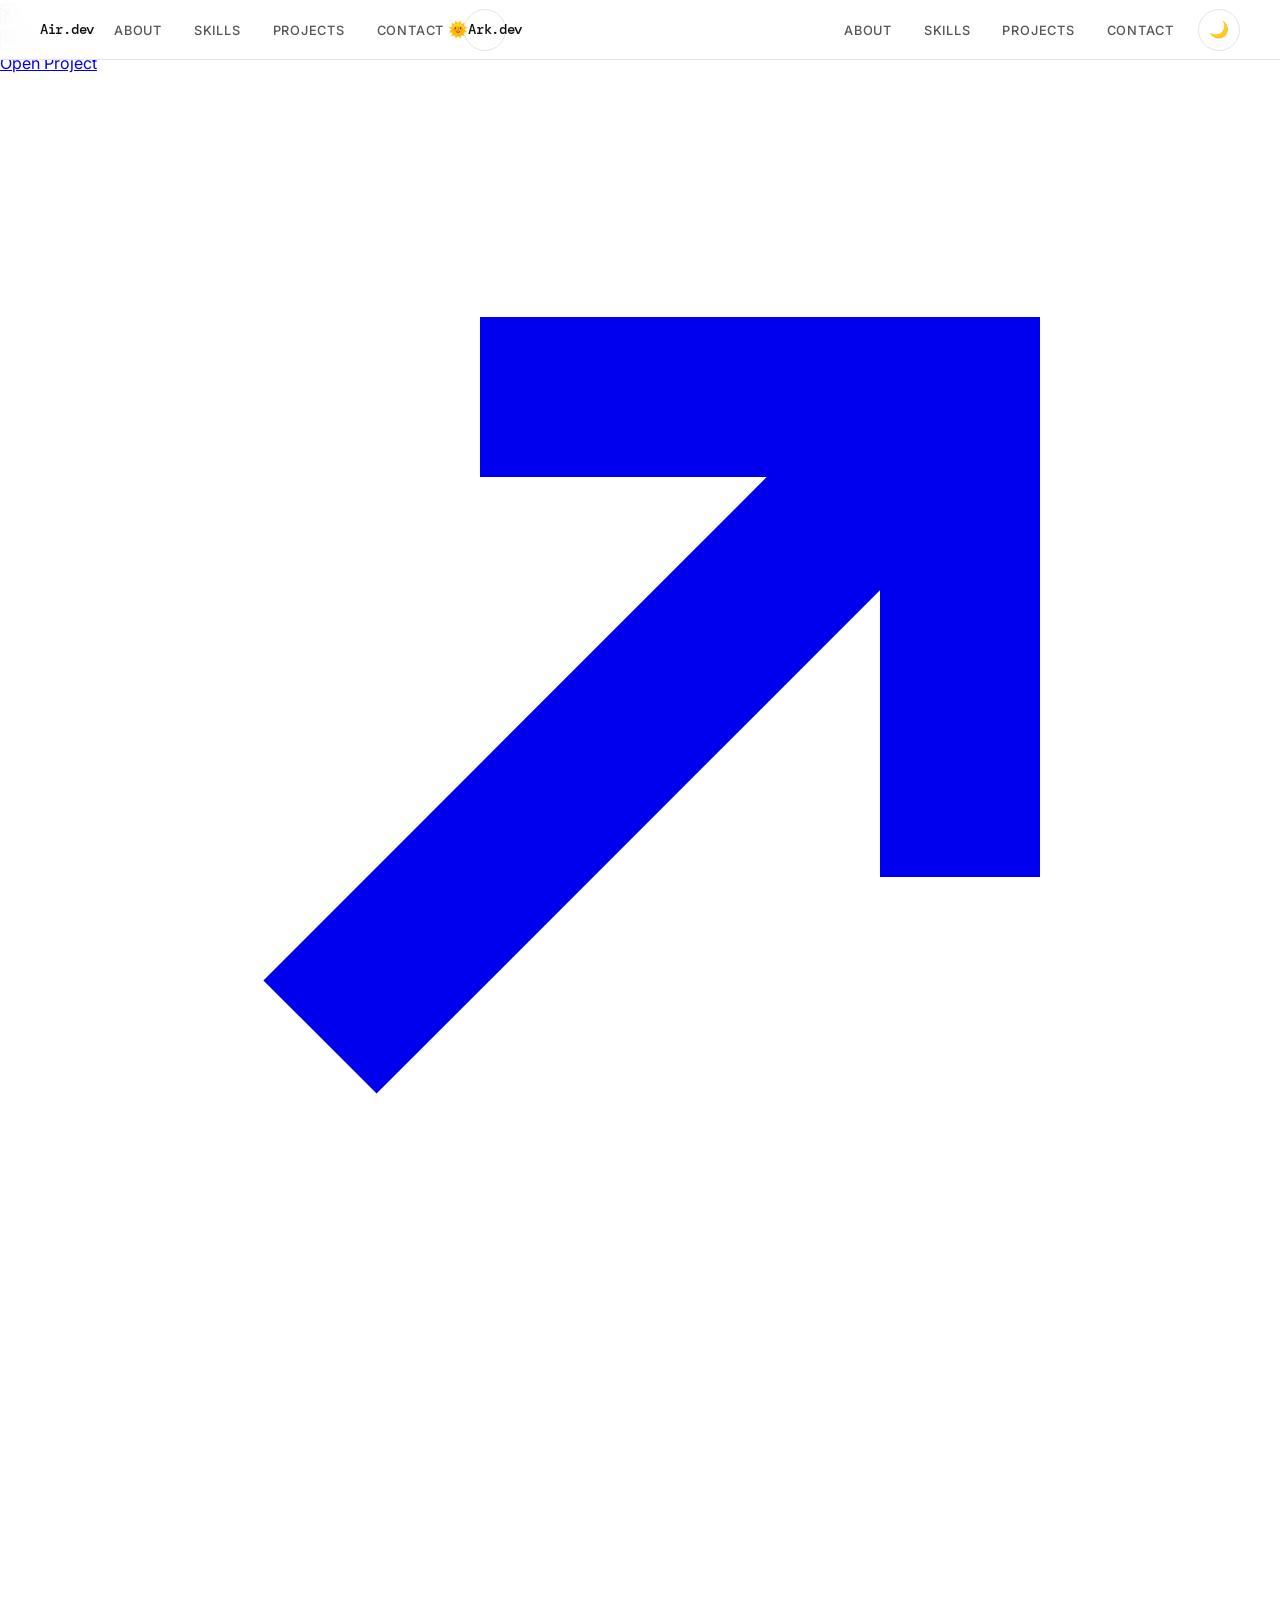
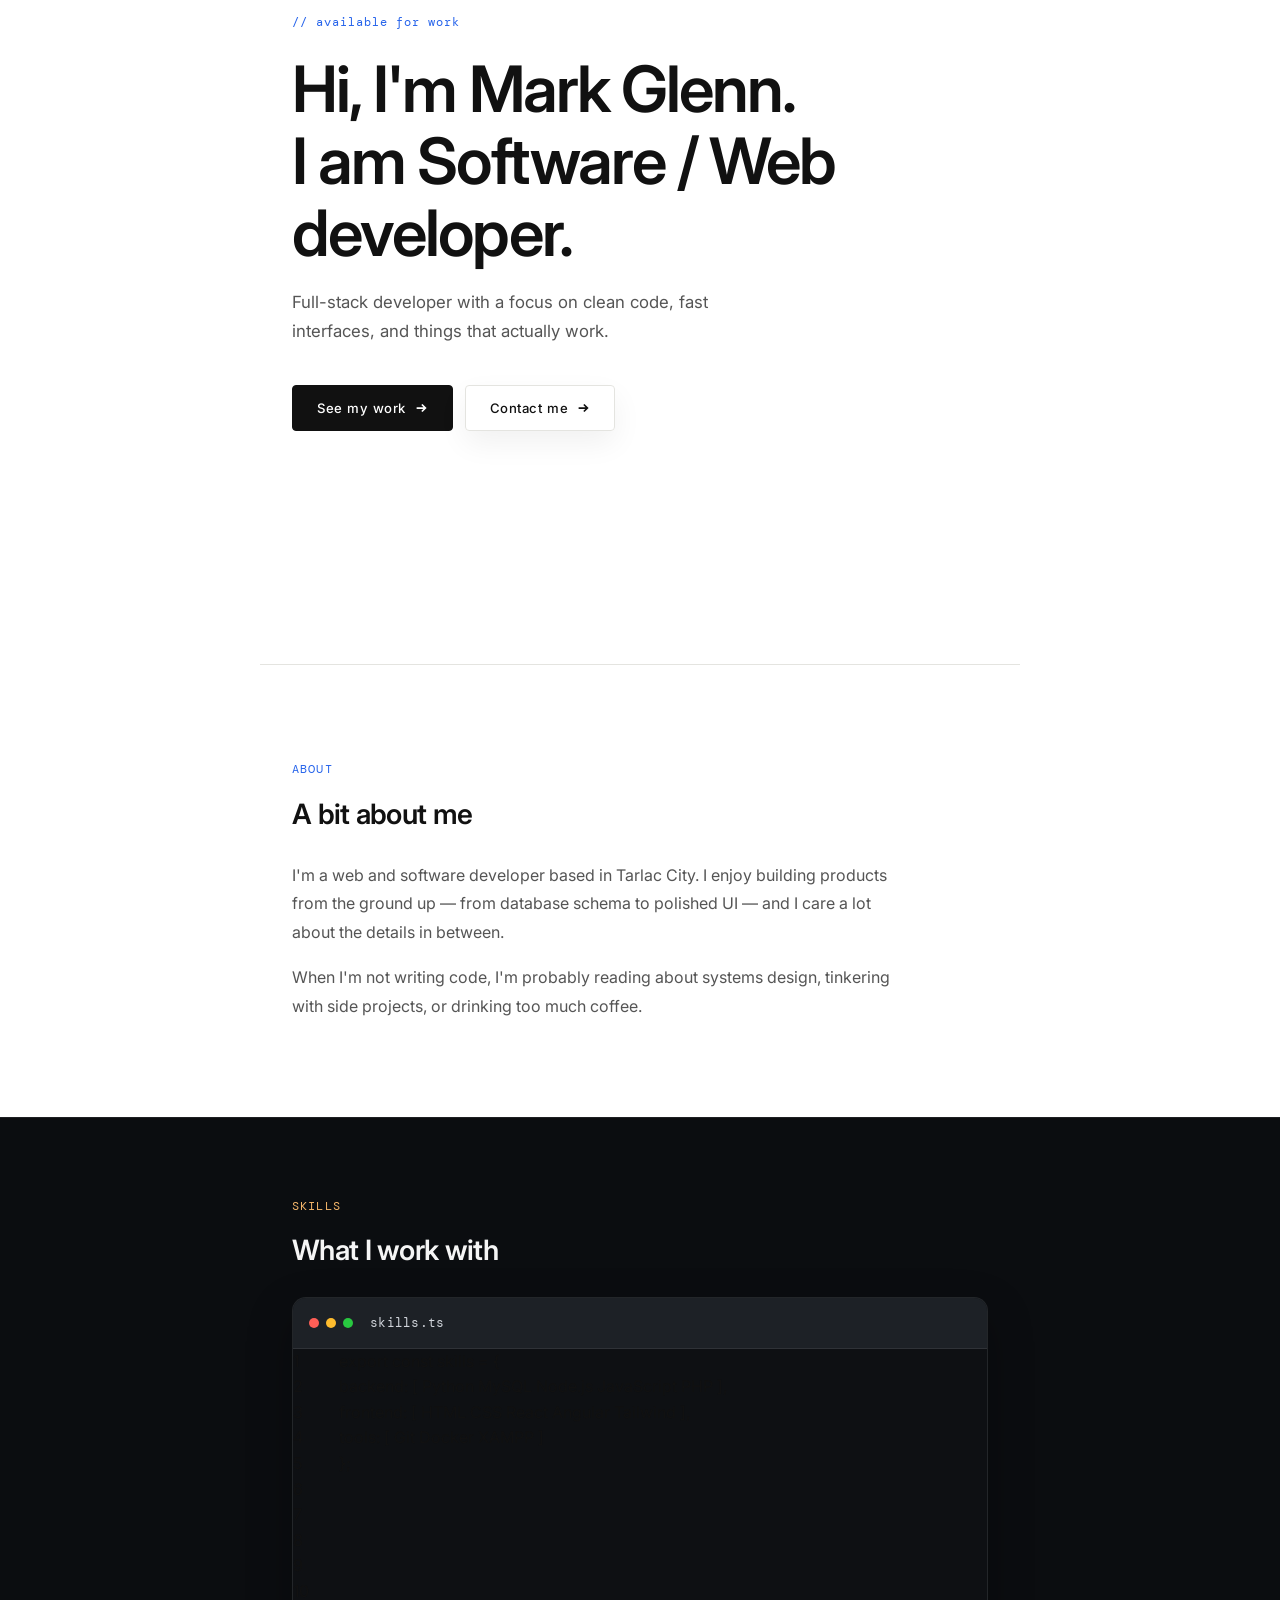
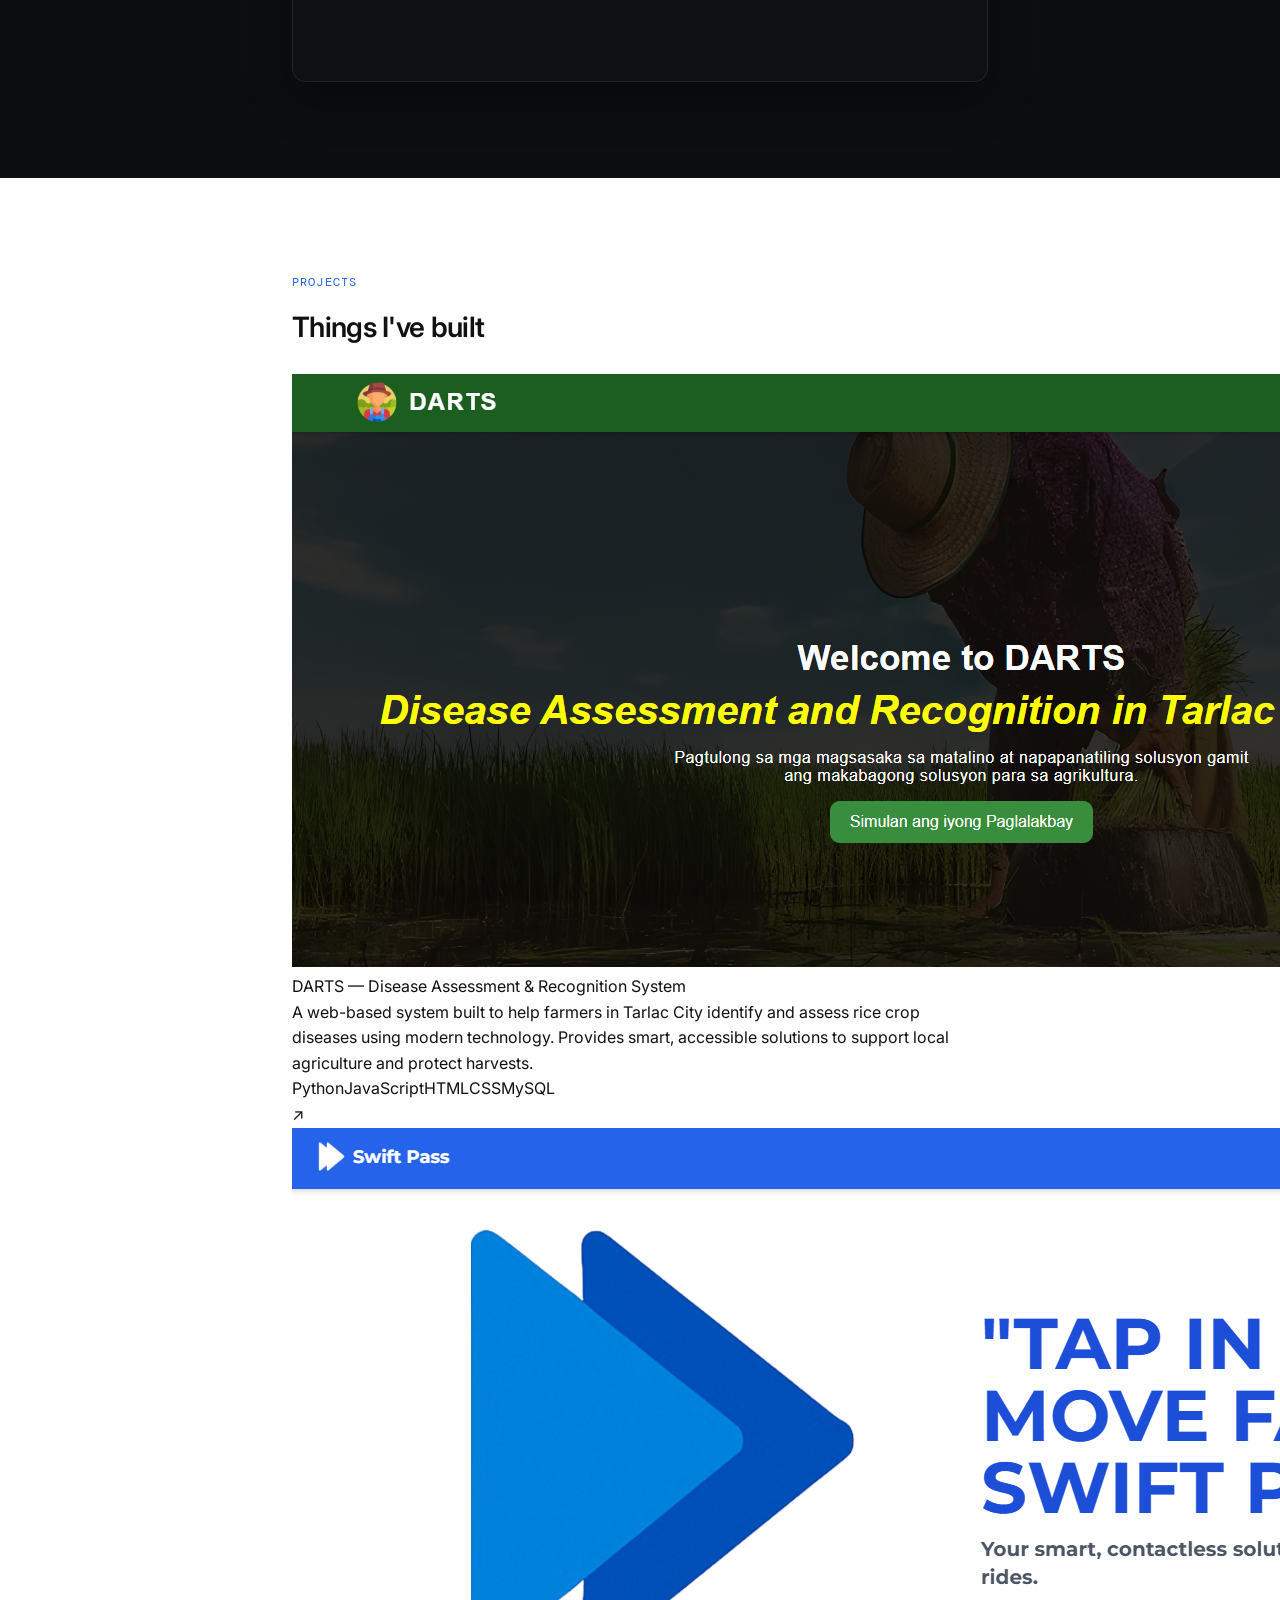
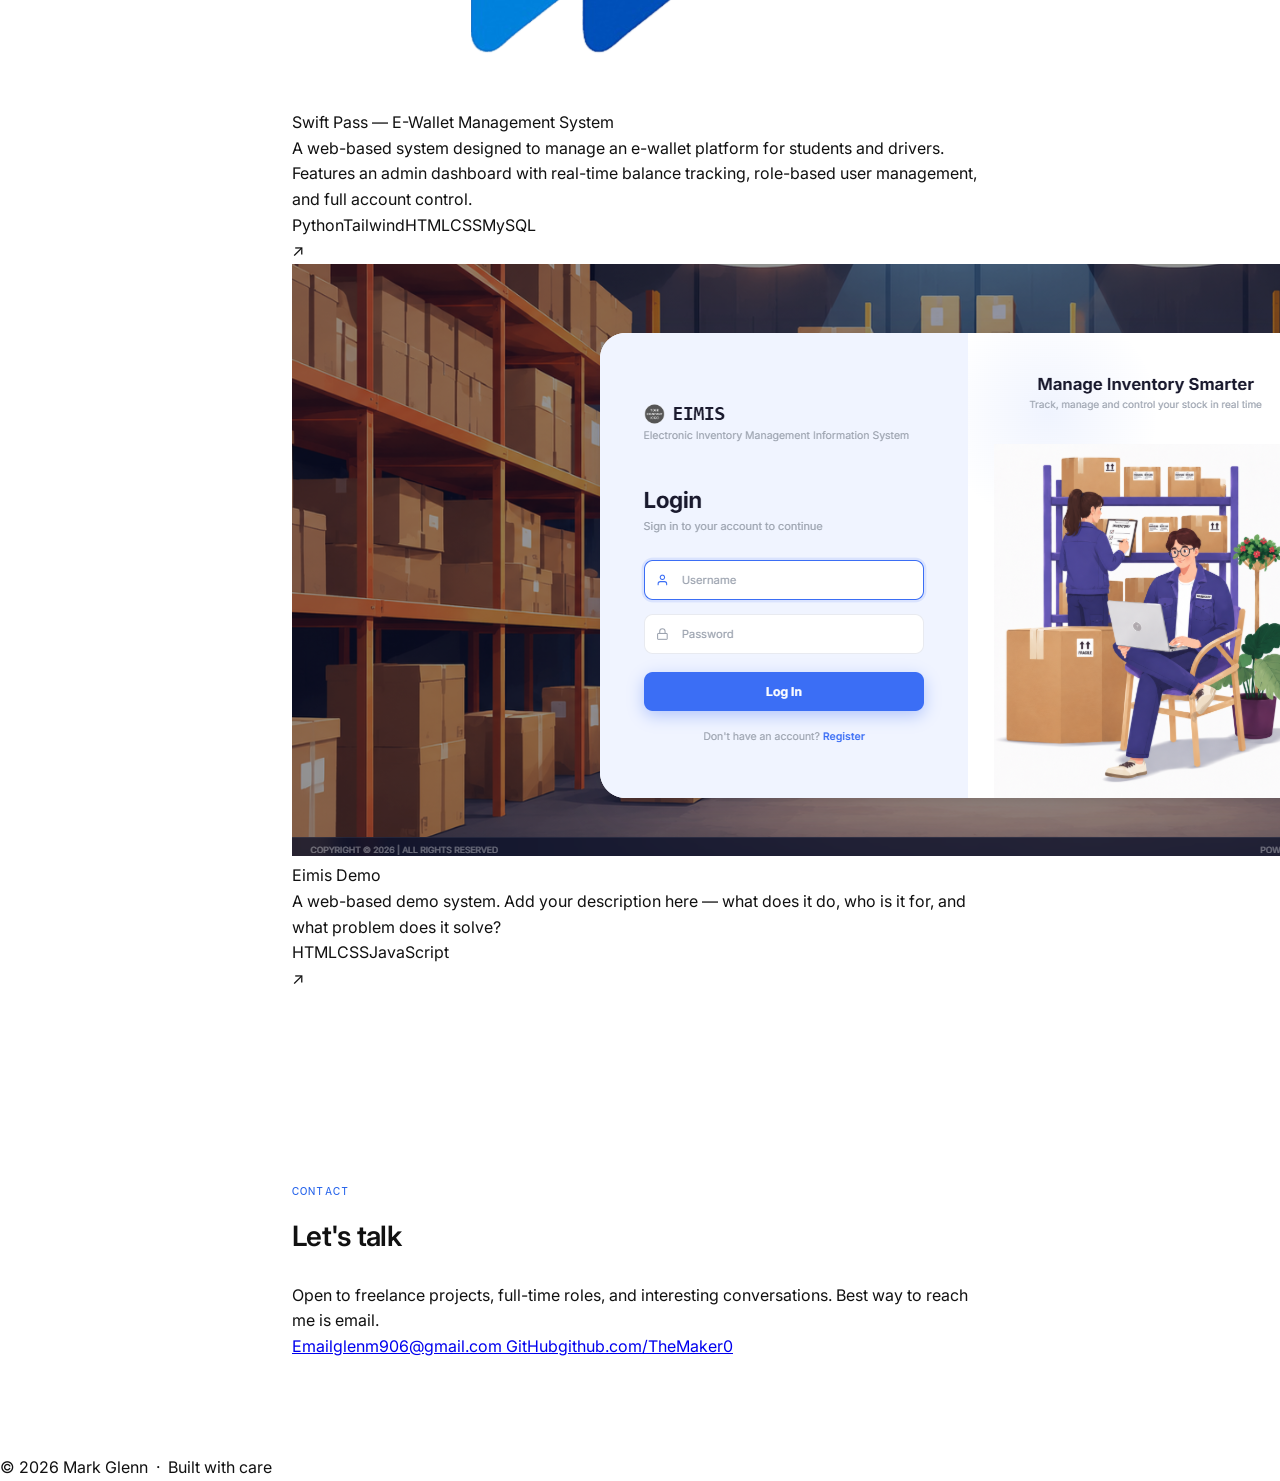
<file: index.html>
<!DOCTYPE html>
<html lang="en">
<head>
  <meta charset="UTF-8" />
  <meta name="viewport" content="width=device-width, initial-scale=1.0" />
  <title>Mark Glenn — Developer</title>
  <link rel="preconnect" href="https://fonts.googleapis.com" />
  <link rel="preconnect" href="https://fonts.gstatic.com" crossorigin />
  <link href="https://fonts.googleapis.com/css2?family=Inter:wght@300;400;500;600&family=DM+Mono:wght@400;500&display=swap" rel="stylesheet" />
  <style>
    *, *::before, *::after { box-sizing: border-box; margin: 0; padding: 0; }
    :root {
      --white:  #ffffff;
      --off:    #f7f7f5;
      --ink:    #111111;
      --mid:    #555555;
      --faint:  #e4e4e0;
      --accent: #2563eb;
      --mono:   'DM Mono', monospace;
      --sans:   'Inter', sans-serif;
    }
    html { scroll-behavior: smooth; }
    body {
      font-family: var(--sans);
      background: var(--white);
      color: var(--ink);
      font-size: 16px;
      line-height: 1.6;
      -webkit-font-smoothing: antialiased;
    }
    nav {
      position: fixed; top: 0; left: 0; right: 0; z-index: 100;
      display: flex; align-items: center; justify-content: space-between;
      gap: 1.25rem;
      padding: 0 2.5rem; height: 60px;
      background: rgba(255,255,255,0.92);
      backdrop-filter: blur(10px);
      border-bottom: 1px solid var(--faint);
    }
    .nav-logo {
      font-family: var(--mono); font-size: 0.85rem; font-weight: 500;
      color: var(--ink); text-decoration: none; letter-spacing: -0.02em;
      flex-shrink: 0;
    }
    .nav-panel {
      display: flex; align-items: center; justify-content: space-between;
      gap: 1.5rem;
      margin-left: auto;
    }
    .nav-links {
      display: flex; align-items: center; gap: 2rem; list-style: none;
    }
    .nav-links a {
      font-size: 0.8rem; font-weight: 500; color: var(--mid);
      text-decoration: none; letter-spacing: 0.06em; text-transform: uppercase;
      transition: color 0.2s;
    }
    .nav-links a:hover { color: var(--ink); }

    .nav-toggle {
      display: none;
      width: 42px; height: 42px;
      border-radius: 999px;
      border: 1px solid var(--faint);
      background: transparent;
      color: var(--ink);
      cursor: pointer;
      align-items: center;
      justify-content: center;
      flex-direction: column;
      gap: 4px;
      padding: 0;
    }
    .nav-toggle span {
      display: block;
      width: 16px; height: 2px;
      border-radius: 999px;
      background: currentColor;
    }

    .theme-switch {
      background: transparent; color: var(--ink);
      border: 1px solid var(--faint); border-radius: 999px;
      width: 42px; height: 42px; padding: 0;
      display: inline-flex; align-items: center; justify-content: center;
      font-size: 1rem; cursor: pointer;
      transition: background 0.2s, color 0.2s, border-color 0.2s;
      flex-shrink: 0;
    }
    .theme-switch:hover { background: var(--off); }
    .theme-switch .theme-icon { display: inline-flex; align-items: center; justify-content: center; }

    [data-theme="dark"] {
      --white: #101010;
      --off: #171717;
      --ink: #f4f4f5;
      --mid: #c2c2c2;
      --faint: #2d2d2d;
      --accent: #38bdf8;
    }
    [data-theme="dark"] nav { background: rgba(17,17,17,0.92); border-color: var(--faint); }
    [data-theme="dark"] .hero-cta--white { background: rgba(255,255,255,0.08); color: var(--white); border-color: rgba(255,255,255,0.12); }

    /* HERO */
    #hero {
      position: relative; min-height: 100vh;
      display: flex; flex-direction: column; justify-content: center;
      padding: 80px 2rem 4rem; max-width: 760px; margin: 0 auto;
    }
    #code-canvas {
      position: fixed; top: 0; left: 0; width: 100%; height: 100vh;
      z-index: 0; pointer-events: none; opacity: 0;
      transition: opacity 1.2s ease;
    }
    #code-canvas.visible { opacity: 1; }
    .hero-overlay {
      position: fixed; top: 0; left: 0; width: 100%; height: 100vh;
      background: linear-gradient(to bottom, rgba(255,255,255,0.45) 0%, rgba(255,255,255,0.38) 60%, rgba(255,255,255,0.75) 100%);
      z-index: 1; pointer-events: none;
    }
    .hero-content { position: relative; z-index: 2; }
    .hero-tag {
      font-family: var(--mono); font-size: 0.78rem; color: var(--accent);
      letter-spacing: 0.08em; margin-bottom: 1.25rem;
    }
    h1 {
      font-size: clamp(2.4rem, 6vw, 4rem); font-weight: 600;
      line-height: 1.12; letter-spacing: -0.03em; margin-bottom: 1.25rem;
    }
    .hero-sub {
      font-size: 1.05rem; color: var(--mid); max-width: 480px;
      margin-bottom: 2.5rem; line-height: 1.7;
    }
    .hero-sub a {
      color: inherit;
      font-weight: inherit;
      text-decoration: none;
      transition: color 0.2s;
    }
    .hero-sub a:hover { color: var(--accent); text-decoration: underline; }
    .hero-sub a:focus-visible { outline: 2px solid var(--accent); outline-offset: 3px; }
    .hero-actions {
      display: flex; flex-wrap: wrap; gap: 0.75rem;
      margin-top: 1.5rem;
    }
    .hero-cta {
      display: inline-flex; align-items: center; gap: 0.5rem;
      text-decoration: none; padding: 0.72rem 1.5rem;
      font-size: 0.82rem; font-weight: 500; letter-spacing: 0.04em;
      border-radius: 4px; transition: background 0.2s, transform 0.15s;
      border: 1px solid transparent;
    }
    .hero-cta:hover { transform: translateY(-1px); }
    .hero-cta svg { width: 14px; height: 14px; }
    .hero-cta--dark {
      background: var(--ink); color: var(--white);
      border-color: var(--ink);
    }
    .hero-cta--dark:hover { background: var(--accent); border-color: var(--accent); }
    .hero-cta--white {
      background: rgba(255,255,255,0.92); color: var(--ink);
      border-color: var(--faint); box-shadow: 0 12px 30px rgba(0,0,0,0.06);
    }
    .hero-cta--white:hover { background: var(--off); }

    /* CONTENT SECTIONS */
    section.cs {
      position: relative; z-index: 10; background: var(--white);
      max-width: 760px; margin: 0 auto; padding: 6rem 2rem;
      scroll-margin-top: 90px;
    }
    .section-label {
      font-family: var(--mono); font-size: 0.72rem; color: var(--accent);
      letter-spacing: 0.1em; text-transform: uppercase; margin-bottom: 0.75rem;
    }
    h2 {
      font-size: 1.75rem; font-weight: 600;
      letter-spacing: -0.025em; margin-bottom: 1.5rem;
    }

    /* ABOUT */
    #about { border-top: 1px solid var(--faint); }
    .about-text { font-size: 1rem; color: var(--mid); line-height: 1.8; max-width: 600px; }
    .about-text p + p { margin-top: 1rem; }

    /* SKILLS */
    #skills-wrap {
      position: relative; z-index: 10; background: #0b0d10;
      border-top: 1px solid rgba(255,255,255,0.08);
    }
    #skills {
      background: transparent; border-top: none;
      padding-top: 5rem;
    }
    #skills h2 {
      color: #f5f5f5;
      margin-bottom: 1.5rem;
    }
    #skills .section-label {
      color: #f6b76b;
    }

    .skills-panel {
      background: rgba(17, 20, 24, 0.98);
      border: 1px solid rgba(255,255,255,0.08);
      border-radius: 14px;
      overflow: hidden;
      box-shadow: 0 18px 45px rgba(0,0,0,0.28);
      max-width: 830px;
    }

    .skills-topbar {
      display: flex;
      align-items: center;
      gap: 0.7rem;
      padding: 0.9rem 1rem;
      border-bottom: 1px solid rgba(255,255,255,0.08);
      background: rgba(31, 35, 41, 0.9);
      font-family: var(--mono);
      color: #e5e7eb;
      font-size: 0.8rem;
    }

    .traffic-lights {
      display: inline-flex;
      align-items: center;
      gap: 0.45rem;
      margin-right: 0.35rem;
    }

    .traffic-lights span {
      width: 10px;
      height: 10px;
      border-radius: 50%;
      display: inline-block;
    }

    .traffic-lights span:nth-child(1) { background: #ff5f57; }
    .traffic-lights span:nth-child(2) { background: #febc2e; }
    .traffic-lights span:nth-child(3) { background: #28c840; }

    .skills-filename {
      color: #d1d5db;
      letter-spacing: 0.02em;
      font-size: 0.82rem;
    }

    .skills-body {
      display: grid;
      grid-template-columns: 46px 1fr;
      min-height: 250px;
      background: rgba(14, 16, 19, 0.96);
    }
    #skills { background: transparent; border-top: none; }
    .skills-grid {
      display: grid; grid-template-columns: repeat(auto-fit, minmax(260px, 1fr));
      gap: 1.3rem;
    }
    .skill-cell {
      background: linear-gradient(180deg, rgba(255,255,255,0.95), rgba(247,247,245,0.96));
      border: 1px solid rgba(17, 17, 17, 0.06);
      border-radius: 22px;
      padding: 1.75rem 1.5rem;
      box-shadow: 0 24px 70px rgba(15, 23, 42, 0.06);
      transition: transform 0.28s ease, box-shadow 0.28s ease, border-color 0.28s ease;
    }
    .skill-cell:hover {
      transform: translateY(-3px);
      box-shadow: 0 30px 90px rgba(15, 23, 42, 0.1);
      border-color: rgba(17, 17, 17, 0.1);
    }
    .skill-cell h3 {
      position: relative;
      font-family: var(--mono); font-size: 0.78rem; letter-spacing: 0.13em;
      text-transform: uppercase; color: var(--ink); margin-bottom: 1.1rem;
    }
    .skill-cell h3::after {
      content: '';
      position: absolute;
      left: 0; bottom: -0.6rem;
      width: 52px; height: 2px;
      border-radius: 999px;
      background: rgba(17, 24, 39, 0.15);
    }
    .skill-tags { display: flex; flex-wrap: wrap; gap: 0.55rem; }
    .tag {
      font-size: 0.78rem; font-weight: 500;
      color: var(--ink); background: rgba(255,255,255,0.9);
      border: 1px solid rgba(17, 17, 17, 0.08);
      padding: 0.45rem 0.85rem; border-radius: 999px;
      box-shadow: inset 0 1px 0 rgba(255,255,255,0.8);
    }
    .skill-cell:nth-child(odd) {
      background: linear-gradient(180deg, rgba(255,255,255,0.96), rgba(246,246,244,0.96));
    }
    .skill-cell:nth-child(even) {
      background: linear-gradient(180deg, rgba(250,250,249,0.96), rgba(245,245,243,0.96));

    .line-numbers {
      padding: 0.8rem 0.5rem 0.8rem 0.75rem;
      border-right: 1px solid rgba(255,255,255,0.08);
      font-family: var(--mono);
      font-size: 0.82rem;
      color: rgba(255,255,255,0.42);
      text-align: right;
      user-select: none;
      line-height: 1.8;
    }

    .skill-code {
      padding: 0.8rem 1.1rem 0.8rem 1rem;
      font-family: var(--mono);
      font-size: 0.82rem;
      line-height: 1.8;
      color: #d9dfe8;
      white-space: normal;
    }

    .skill-code .key { color: #d4d7dc; }
    .skill-code .prop { color: #f6b76b; }
    .skill-code .string { color: #e7b75d; }
    .skill-code .tag { color: #ffc76a; }
    .skill-code .bracket { color: #d7dfe8; }

    .skill-line {
      display: flex;
      flex-wrap: wrap;
      align-items: center;
      gap: 0.35rem;
      min-height: 1.8em;
    }

    .skill-chip {
      display: inline-flex;
      align-items: center;
      justify-content: center;
      border: 1px solid rgba(246, 183, 107, 0.42);
      background: rgba(246, 183, 107, 0.08);
      color: #f4c370;
      border-radius: 6px;
      padding: 0.08rem 0.4rem;
      font-size: 0.79rem;
      line-height: 1.6;
      white-space: nowrap;
      margin: 0.05rem 0.1rem;
    }

    @media (max-width: 760px) {
      #skills {
        padding-top: 4rem;
      }

      .skills-panel {
        max-width: 100%;
      }

      .skills-topbar {
        padding: 0.8rem 0.9rem;
      }

      .skills-body {
        grid-template-columns: 38px 1fr;
      }

      .line-numbers {
        padding-left: 0.4rem;
        padding-right: 0.25rem;
        font-size: 0.72rem;
      }

      .skill-code {
        padding: 0.8rem 0.7rem;
        font-size: 0.72rem;
      }

      .skill-chip {
        font-size: 0.72rem;
      }
    }

    /* PROJECTS */
    #projects { border-top: 1px solid var(--faint); }
    .project-list { display: flex; flex-direction: column; }
    .project-item {
      padding: 2rem 0; border-bottom: 1px solid var(--faint);
      color: inherit; display: block; cursor: pointer;
    }
    .project-item:first-child { border-top: 1px solid var(--faint); }
    .project-img-wrap {
      width: 100%; height: 210px; border-radius: 6px; overflow: hidden;
      margin-bottom: 1.25rem; background: var(--off); border: 1px solid var(--faint);
    }
    .project-img-wrap img {
      width: 100%; height: 100%; object-fit: cover; display: block;
      transition: transform 0.4s ease;
    }
    .project-item:hover .project-img-wrap img { transform: scale(1.03); }
    .project-img-placeholder {
      width: 100%; height: 100%; display: flex; align-items: center;
      justify-content: center; flex-direction: column; gap: 0.5rem;
      font-family: var(--mono); font-size: 0.73rem; color: var(--mid);
    }
    .project-img-placeholder svg { width: 28px; height: 28px; stroke: var(--faint); }
    .project-meta { display: flex; align-items: flex-start; justify-content: space-between; gap: 1rem; }
    .project-title {
      font-size: 1rem; font-weight: 600; letter-spacing: -0.01em;
      margin-bottom: 0.3rem; transition: color 0.2s;
    }
    .project-item:hover .project-title { color: var(--accent); }
    .project-desc { font-size: 0.85rem; color: var(--mid); line-height: 1.5; max-width: 500px; }
    .project-stack { display: flex; flex-wrap: wrap; gap: 0.35rem; margin-top: 0.75rem; }
    .project-stack span {
      font-family: var(--mono); font-size: 0.68rem; color: var(--mid);
      background: var(--off); border: 1px solid var(--faint);
      padding: 0.15rem 0.5rem; border-radius: 2px;
    }
    .project-arrow {
      font-size: 1.1rem; color: var(--faint); flex-shrink: 0;
      transition: color 0.2s, transform 0.2s; padding-top: 2px;
    }
    .project-item:hover .project-arrow { color: var(--accent); transform: translate(3px,-3px); }

    /* ── MODAL ── */
    .modal-backdrop {
      display: none;
      position: fixed; inset: 0; z-index: 200;
      background: rgba(10,10,10,0.85);
      backdrop-filter: blur(6px);
      align-items: center; justify-content: center;
      padding: 1.5rem;
    }
    .modal-backdrop.open { display: flex; }

    .modal {
      background: var(--white);
      border-radius: 10px;
      max-width: 780px; width: 100%;
      max-height: 90vh;
      overflow-y: auto;
      position: relative;
      animation: modalIn 0.25s ease;
    }

    @keyframes modalIn {
      from { opacity: 0; transform: translateY(18px) scale(0.97); }
      to   { opacity: 1; transform: translateY(0) scale(1); }
    }

    .modal-close {
      position: absolute; top: 1rem; right: 1rem; z-index: 10;
      background: var(--off); border: 1px solid var(--faint);
      width: 34px; height: 34px; border-radius: 50%;
      display: flex; align-items: center; justify-content: center;
      cursor: pointer; font-size: 1rem; color: var(--mid);
      transition: background 0.2s, color 0.2s;
    }
    .modal-close:hover { background: var(--ink); color: var(--white); }

    /* Gallery */
    .modal-gallery {
      position: relative;
      background: #111;
      border-radius: 10px 10px 0 0;
      overflow: hidden;
      height: 340px;
    }

    .gallery-slides { display: flex; height: 100%; transition: transform 0.4s ease; }

    .gallery-slide {
      min-width: 100%; height: 100%;
      display: flex; align-items: center; justify-content: center;
    }

    .gallery-slide img {
      max-width: 100%; max-height: 100%;
      object-fit: contain;
    }

    .gallery-slide .no-img {
      display: flex; flex-direction: column; align-items: center; gap: 0.5rem;
      font-family: var(--mono); font-size: 0.78rem; color: #555;
    }

    .gallery-prev, .gallery-next {
      position: absolute; top: 50%; transform: translateY(-50%);
      background: rgba(255,255,255,0.15); border: none;
      color: #fff; width: 40px; height: 40px; border-radius: 50%;
      display: flex; align-items: center; justify-content: center;
      cursor: pointer; font-size: 1.1rem;
      transition: background 0.2s;
      backdrop-filter: blur(4px);
    }
    .gallery-prev { left: 1rem; }
    .gallery-next { right: 1rem; }
    .gallery-prev:hover, .gallery-next:hover { background: rgba(255,255,255,0.35); }

    .gallery-dots {
      position: absolute; bottom: 0.75rem; left: 50%; transform: translateX(-50%);
      display: flex; gap: 0.4rem;
    }
    .gallery-dot {
      width: 6px; height: 6px; border-radius: 50%;
      background: rgba(255,255,255,0.35); cursor: pointer;
      transition: background 0.2s;
    }
    .gallery-dot.active { background: #fff; }

    /* Modal body */
    .modal-body { padding: 1.75rem 2rem 2rem; }

    .modal-title {
      font-size: 1.2rem; font-weight: 600; letter-spacing: -0.02em;
      margin-bottom: 0.5rem;
    }
    .modal-desc {
      font-size: 0.88rem; color: var(--mid); line-height: 1.7;
      margin-bottom: 1.25rem;
    }
    .modal-stack { display: flex; flex-wrap: wrap; gap: 0.35rem; margin-bottom: 1.5rem; }
    .modal-stack span {
      font-family: var(--mono); font-size: 0.7rem; color: var(--mid);
      background: var(--off); border: 1px solid var(--faint);
      padding: 0.2rem 0.6rem; border-radius: 3px;
    }

    .modal-open-btn {
      display: inline-flex; align-items: center; gap: 0.5rem;
      background: var(--accent); color: var(--white);
      text-decoration: none; padding: 0.7rem 1.4rem;
      font-size: 0.82rem; font-weight: 600; border-radius: 5px;
      transition: background 0.2s, transform 0.15s;
    }
    .modal-open-btn:hover { background: #1d4ed8; transform: translateY(-1px); }
    .modal-open-btn svg { width: 14px; height: 14px; }

    /* CONTACT */
    #contact {
      border-top: 1px solid rgba(255,255,255,0.08);
      background: #08090b;
      color: #f2f2f2;
      padding-top: 4rem;
      padding-bottom: 4rem;
      max-width: 820px;
    }
    #contact .section-label {
      color: #32b2ff;
      margin-bottom: 1.2rem;
      letter-spacing: 0.12em;
    }
    #contact h2 {
      font-size: clamp(2.4rem, 5vw, 4rem);
      line-height: 0.98;
      margin-bottom: 1.5rem;
      color: #f5f5f5;
    }
    .contact-intro {
      font-size: 1.05rem;
      color: rgba(255,255,255,0.8);
      margin-bottom: 2rem;
      max-width: 700px;
      line-height: 1.6;
    }
    .contact-links {
      display: flex;
      flex-direction: column;
      gap: 1rem;
      max-width: 560px;
    }
    .contact-link {
      display: flex;
      align-items: center;
      gap: 1.4rem;
      font-size: 1.02rem;
      color: #f5f5f5;
      text-decoration: none;
      font-weight: 500;
      transition: color 0.2s ease, opacity 0.2s ease;
      width: fit-content;
    }
    .contact-link:hover {
      color: #5ecbff;
    }
    .contact-link-label {
      font-family: var(--mono);
      font-size: 0.7rem;
      color: rgba(255,255,255,0.62);
      text-transform: uppercase;
      letter-spacing: 0.1em;
      width: 80px;
      flex-shrink: 0;
    }

    @media (max-width: 600px) {
      #contact {
        padding-top: 3.5rem;
        padding-bottom: 3rem;
      }
      .contact-links {
        gap: 0.9rem;
      }
      .contact-link {
        flex-direction: column;
        align-items: flex-start;
        gap: 0.2rem;
        width: 100%;
      }
      .contact-link-label {
        width: auto;
      }
    }

    footer {
      position: relative; z-index: 10; background: var(--white);
      border-top: 1px solid var(--faint); padding: 2rem; text-align: center;
      font-size: 0.75rem; color: var(--mid); font-family: var(--mono);
    }

    @media (max-width: 760px) {
      nav {
        padding: 0 1rem;
        height: auto;
        min-height: 60px;
      }

      .nav-panel {
        position: absolute;
        top: calc(100% + 0.5rem);
        left: 1rem;
        right: 1rem;
        display: flex;
        flex-direction: column;
        align-items: flex-start;
        gap: 1rem;
        padding: 1rem;
        background: rgba(255,255,255,0.96);
        border: 1px solid var(--faint);
        border-radius: 14px;
        box-shadow: 0 18px 38px rgba(17,17,17,0.08);
        opacity: 0;
        pointer-events: none;
        transform: translateY(-8px);
        transition: opacity 0.2s ease, transform 0.2s ease;
      }
      .nav-panel.open {
        opacity: 1;
        pointer-events: auto;
        transform: translateY(0);
      }

      .nav-toggle {
        display: inline-flex;
      }

      .nav-links {
        width: 100%;
        flex-direction: column;
        align-items: flex-start;
        gap: 1rem;
      }

      .nav-links a {
        font-size: 0.72rem;
      }

      .theme-switch {
        margin-left: auto;
      }
    }

    @media (max-width: 600px) {
      section.cs { padding: 4rem 1.25rem; }
      .modal-gallery { height: 220px; }
      .modal-body { padding: 1.25rem; }
    }
    @media (prefers-reduced-motion: reduce) {
      * { transition: none !important; animation: none !important; }
      #code-canvas { display: none !important; }
    }
  </style>
</head>
<body>

<canvas id="code-canvas" aria-hidden="true"></canvas>
<div class="hero-overlay" id="hero-overlay" aria-hidden="true"></div>

<!-- ── MODAL ── -->
<div class="modal-backdrop" id="modal-backdrop">
  <div class="modal" id="modal">
    <button class="modal-close" id="modal-close" aria-label="Close">✕</button>

    <div class="modal-gallery">
      <div class="gallery-slides" id="gallery-slides"></div>
      <button class="gallery-prev" id="gallery-prev">&#8592;</button>
      <button class="gallery-next" id="gallery-next">&#8594;</button>
      <div class="gallery-dots" id="gallery-dots"></div>
    </div>

    <div class="modal-body">
      <p class="modal-title" id="modal-title"></p>
      <p class="modal-desc" id="modal-desc"></p>
      <div class="modal-stack" id="modal-stack"></div>
      <a class="modal-open-btn" id="modal-link" href="#" target="_blank" rel="noopener">
        Open Project
        <svg viewBox="0 0 16 16" fill="none" stroke="currentColor" stroke-width="2">
          <path d="M4 12L12 4M6 4h6v6"/>
        </svg>
      </a>
    </div>
  </div>
</div>

<nav aria-label="Primary navigation">
  <a class="nav-logo" href="#hero">Air.dev</a>
  <ul class="nav-links">
    <li><a href="#about">About</a></li>
    <li><a href="#skills">Skills</a></li>
    <li><a href="project.html">Projects</a></li>
    <li><a href="#contact">Contact</a></li>
  </ul>
  <button class="theme-switch" id="theme-switch" type="button" aria-label="Switch to dark mode">
    <span class="theme-icon" aria-hidden="true">🌙</span>
  <a class="nav-logo" href="#hero">Ark.dev</a>

  <button class="nav-toggle" id="nav-toggle" type="button" aria-label="Toggle navigation" aria-expanded="false">
    <span></span>
    <span></span>
    <span></span>
  </button>

  <div class="nav-panel" id="nav-panel">
    <ul class="nav-links">
      <li><a href="#about">About</a></li>
      <li><a href="#skills">Skills</a></li>
      <li><a href="#projects">Projects</a></li>
      <li><a href="#contact">Contact</a></li>
    </ul>

    <button class="theme-switch" id="theme-switch" type="button" aria-label="Switch to dark mode">
      <span class="theme-icon" aria-hidden="true">🌙</span>
    </button>
  </div>
</nav>
<main>

<!-- HERO -->
<section id="hero">
  <div class="hero-content">
    <p class="hero-tag">// available for work</p>
    <h1>Hi, I'm Mark Glenn.<br>I am Software / Web developer.</h1>
    <p class="hero-sub">Full-stack developer with a focus on clean code, fast interfaces, and things that <a href="work.html">actually work</a>.</p>
    <div class="hero-actions">
      <a class="hero-cta hero-cta--dark" href="work.html">
        See my work
        <svg viewBox="0 0 16 16" fill="none" stroke="currentColor" stroke-width="2">
          <path d="M3 8h10M9 4l4 4-4 4"/>
        </svg>
      </a>
      <a class="hero-cta hero-cta--white" href="#contact">
        Contact me
        <svg viewBox="0 0 16 16" fill="none" stroke="currentColor" stroke-width="2">
          <path d="M3 8h10M9 4l4 4-4 4"/>
        </svg>
      </a>
    </div>
  </div>
</section>

<!-- ABOUT -->
<section class="cs" id="about">
  <p class="section-label">About</p>
  <h2>A bit about me</h2>
  <div class="about-text">
    <p>I'm a web and software developer based in Tarlac City. I enjoy building products from the ground up — from database schema to polished UI — and I care a lot about the details in between.</p>
    <p>When I'm not writing code, I'm probably reading about systems design, tinkering with side projects, or drinking too much coffee.</p>
  </div>
</section>

<!-- SKILLS -->
<div id="skills-wrap">
  <section class="cs" id="skills">
    <p class="section-label">Skills</p>
    <h2>What I work with</h2>

    <div class="skills-panel" aria-label="Skills overview in code format">
      <div class="skills-topbar">
        <div class="traffic-lights" aria-hidden="true">
          <span></span>
          <span></span>
          <span></span>
        </div>
        <span class="skills-filename">skills.ts</span>
      </div>

      <div class="skills-body">
        <div class="line-numbers" aria-hidden="true">
          <div>1</div>
          <div>2</div>
          <div>3</div>
          <div>4</div>
          <div>5</div>
          <div>6</div>
          <div>7</div>
          <div>8</div>
          <div>9</div>
          <div>10</div>
          <div>11</div>
          <div>12</div>
          <div>13</div>
        </div>

        <div class="skill-code">
          <div class="skill-line"><span class="key">export</span> <span class="key">const</span> <span class="prop">skills</span> <span class="key">=</span> <span class="bracket">{</span></div>
          <div class="skill-line"><span class="prop">backend</span><span class="key">:</span> <span class="bracket">[</span> <span class="skill-chip">Python</span> <span class="skill-chip">MySQL</span> <span class="skill-chip">Node.js</span> <span class="skill-chip">JavaScript</span> <span class="skill-chip">PHP</span> <span class="bracket">],</span></div>
          <div class="skill-line"><span class="prop">frontend</span><span class="key">:</span> <span class="bracket">[</span> <span class="skill-chip">HTML</span> <span class="skill-chip">CSS</span> <span class="skill-chip">React</span> <span class="skill-chip">Angular</span> <span class="skill-chip">Tailwind</span> <span class="bracket">],</span></div>
          <div class="skill-line"><span class="prop">tools</span><span class="key">:</span> <span class="bracket">[</span> <span class="skill-chip">Git</span> <span class="skill-chip">Docker</span> <span class="skill-chip">XAMPP</span> <span class="bracket">]</span></div>
          <div class="skill-line"><span class="bracket">};</span></div>
        </div>
      </div>
    </div>
  </section>
</div>

<!-- PROJECTS -->
<section class="cs" id="projects">
  <p class="section-label">Projects</p>
  <h2>Things I've built</h2>
  <div class="project-list">

    <!-- PROJECT 1: DARTS
         images[] = list of screenshot paths for the gallery
         link     = live URL or GitHub link -->
    <div class="project-item" data-project="0">
      <div class="project-img-wrap">
        <img src="/img/darts.png" alt="DARTS screenshot" loading="lazy" decoding="async"
          onerror="this.style.display='none';this.parentElement.innerHTML+='<div class=\'project-img-placeholder\'><svg viewBox=\'0 0 24 24\' fill=\'none\' stroke=\'currentColor\' stroke-width=\'1.5\'><rect x=\'3\' y=\'3\' width=\'18\' height=\'18\' rx=\'2\'/><circle cx=\'8.5\' cy=\'8.5\' r=\'1.5\'/><path d=\'M21 15l-5-5L5 21\'/></svg><span>Add project image</span></div>'" />
      </div>
      <div class="project-meta">
        <div>
          <p class="project-title">DARTS — Disease Assessment & Recognition System</p>
          <p class="project-desc">A web-based system built to help farmers in Tarlac City identify and assess rice crop diseases using modern technology. Provides smart, accessible solutions to support local agriculture and protect harvests.</p>
          <div class="project-stack"><span>Python</span><span>JavaScript</span><span>HTML</span><span>CSS</span><span>MySQL</span></div>
        </div>
        <span class="project-arrow">↗</span>
      </div>
    </div>

    <!-- PROJECT 2: SWIFT PASS -->
    <div class="project-item" data-project="1">
      <div class="project-img-wrap">
        <img src="/img/swiftpass.png" alt="Swift Pass screenshot" loading="lazy" decoding="async"
          onerror="this.style.display='none';this.parentElement.innerHTML+='<div class=\'project-img-placeholder\'><svg viewBox=\'0 0 24 24\' fill=\'none\' stroke=\'currentColor\' stroke-width=\'1.5\'><rect x=\'3\' y=\'3\' width=\'18\' height=\'18\' rx=\'2\'/><circle cx=\'8.5\' cy=\'8.5\' r=\'1.5\'/><path d=\'M21 15l-5-5L5 21\'/></svg><span>Add project image</span></div>'" />
      </div>
      <div class="project-meta">
        <div>
          <p class="project-title">Swift Pass — E-Wallet Management System</p>
          <p class="project-desc">A web-based system designed to manage an e-wallet platform for students and drivers. Features an admin dashboard with real-time balance tracking, role-based user management, and full account control.</p>
          <div class="project-stack"><span>Python</span><span>Tailwind</span><span>HTML</span><span>CSS</span><span>MySQL</span></div>
        </div>
        <span class="project-arrow">↗</span>
      </div>
    </div>

    <!-- PROJECT 3: EIMIS -->
    <div class="project-item" data-project="2">
      <div class="project-img-wrap">
        <img src="/img/eimis.png" alt="Eimis screenshot" loading="lazy" decoding="async"
          onerror="this.style.display='none';this.parentElement.innerHTML+='<div class=\'project-img-placeholder\'><svg viewBox=\'0 0 24 24\' fill=\'none\' stroke=\'currentColor\' stroke-width=\'1.5\'><rect x=\'3\' y=\'3\' width=\'18\' height=\'18\' rx=\'2\'/><circle cx=\'8.5\' cy=\'8.5\' r=\'1.5\'/><path d=\'M21 15l-5-5L5 21\'/></svg><span>Add project image</span></div>'" />
      </div>
      <div class="project-meta">
        <div>
          <p class="project-title">Eimis Demo</p>
          <p class="project-desc">A web-based demo system. Add your description here — what does it do, who is it for, and what problem does it solve?</p>
          <div class="project-stack"><span>HTML</span><span>CSS</span><span>JavaScript</span></div>
        </div>
        <span class="project-arrow">↗</span>
      </div>
    </div>

  </div>
</section>

<!-- CONTACT -->
<section class="cs" id="contact">
  <p class="section-label">Contact</p>
  <h2>Let's talk</h2>
  <p class="contact-intro">Open to freelance projects, full-time roles, and interesting conversations. Best way to reach me is email.</p>
  <div class="contact-links">
    <a class="contact-link" href="mailto:Mark@dentair.shop">
      <span class="contact-link-label">Email</span>glenm906@gmail.com
    </a>
    <a class="contact-link" href="https://github.com/TheMaker0" target="_blank" rel="noopener noreferrer">
      <span class="contact-link-label">GitHub</span>github.com/TheMaker0
    </a>
  </div>
</section>
</main>

<footer>© 2026 Mark Glenn &nbsp;·&nbsp; Built with care</footer>

<script>
/* ═══════════════════════════════════════════
   THEME SWITCHER
   persists the selected light/dark mode
   ═══════════════════════════════════════════ */
const themeSwitch = document.getElementById('theme-switch');
const navToggle = document.getElementById('nav-toggle');
const navPanel = document.getElementById('nav-panel');
const savedTheme = localStorage.getItem('theme');
const prefersDark = window.matchMedia('(prefers-color-scheme: dark)').matches;
const themeIcons = { light: '🌞', dark: '🌙' };
function setTheme(theme) {
  document.body.dataset.theme = theme;
  const next = theme === 'dark' ? 'Light mode' : 'Dark mode';
  const icon = themeIcons[theme] || '🌙';
  const iconElement = themeSwitch.querySelector('.theme-icon');
  if (iconElement) iconElement.textContent = icon;
  themeSwitch.setAttribute('aria-label', `Switch to ${next.toLowerCase()}`);
  localStorage.setItem('theme', theme);
}
if (themeSwitch) {
  themeSwitch.addEventListener('click', () => {
    setTheme(document.body.dataset.theme === 'dark' ? 'light' : 'dark');
  });
}
if (navToggle && navPanel) {
  navToggle.addEventListener('click', () => {
    const isOpen = navPanel.classList.toggle('open');
    navToggle.setAttribute('aria-expanded', String(isOpen));
  });

  navPanel.querySelectorAll('a').forEach(link => {
    link.addEventListener('click', () => {
      navPanel.classList.remove('open');
      navToggle.setAttribute('aria-expanded', 'false');
    });
  });

  document.addEventListener('click', (event) => {
    const clickedInside = navToggle.contains(event.target) || navPanel.contains(event.target);
    if (!clickedInside) {
      navPanel.classList.remove('open');
      navToggle.setAttribute('aria-expanded', 'false');
    }
  });
}
setTheme(savedTheme || (prefersDark ? 'dark' : 'light'));

/* ═══════════════════════════════════════════
   PROJECT DATA
   images: array of paths shown in the gallery
   link:   URL for the "Open Project" button
   ═══════════════════════════════════════════ */
const PROJECTS = [
  {
    title: 'DARTS — Disease Assessment & Recognition System',
    desc:  'A web-based system built to help farmers in Tarlac City identify and assess rice crop diseases using modern technology. Provides smart, accessible, and sustainable solutions for disease recognition — helping farmers make informed decisions to protect their harvests.',
    stack: ['Python', 'JavaScript', 'HTML', 'CSS', 'MySQL'],
    images: ['/img/darts.png', '/img/darts1.png', '/img/darts2.png'],  // add more screenshots here
    link:  '#'   // replace with your live URL or GitHub link
  },
  {
    title: 'Swift Pass — E-Wallet Management System',
    desc:  'A web-based system designed to manage an e-wallet platform for students and drivers. Built with an admin dashboard that tracks total platform balance, monitors registered users, and manages role-based accounts in real time.',
    stack: ['Python', 'Tailwind', 'HTML', 'CSS', 'MySQL'],
    images: ['/img/swiftpass.png', '/img/swiftpass1.png','/img/swiftpass2.png','/img/swiftpass3.png'],  // add more screenshots here
    link:  '#'   // replace with your live URL or GitHub link
  },
  {
    title: 'Eimis Demo',
    desc:  'A web-based demo system. Add your description here — what does it do, who is it for, and what problem does it solve?',
    stack: ['HTML', 'CSS', 'JavaScript'],
    images: ['/img/eimis.png','/img/eimis1.png','/img/eimis2.png'],  // add more screenshots here
    link:  '#'   // replace with your live URL or GitHub link
  }
];

/* ── MODAL LOGIC ── */
const backdrop = document.getElementById('modal-backdrop');
const modalClose = document.getElementById('modal-close');
const gallerySlides = document.getElementById('gallery-slides');
const galleryDots = document.getElementById('gallery-dots');
const prevBtn = document.getElementById('gallery-prev');
const nextBtn = document.getElementById('gallery-next');
const modalTitle = document.getElementById('modal-title');
const modalDesc = document.getElementById('modal-desc');
const modalStack = document.getElementById('modal-stack');
const modalLink = document.getElementById('modal-link');

let currentSlide = 0;
let totalSlides = 0;

function openModal(index) {
  const p = PROJECTS[index];
  currentSlide = 0;
  totalSlides = p.images.length;

  // title / desc / stack / link
  modalTitle.textContent = p.title;
  modalDesc.textContent  = p.desc;
  modalStack.innerHTML   = p.stack.map(s => `<span>${s}</span>`).join('');
  modalLink.href         = p.link;

  // hide open button if no real link
  modalLink.style.display = p.link === '#' ? 'none' : 'inline-flex';

  // build slides
  gallerySlides.innerHTML = p.images.map((src, i) => `
    <div class="gallery-slide">
      <img src="${src}" alt="Screenshot ${i+1}"
        onerror="this.parentElement.innerHTML='<div class=\'no-img\'>📷 No image found</div>'" />
    </div>
  `).join('');

  // build dots
  galleryDots.innerHTML = p.images.map((_, i) =>
    `<div class="gallery-dot${i===0?' active':''}" data-i="${i}"></div>`
  ).join('');

  // hide arrows if only 1 image
  prevBtn.style.display = totalSlides > 1 ? 'flex' : 'none';
  nextBtn.style.display = totalSlides > 1 ? 'flex' : 'none';

  goToSlide(0);
  backdrop.classList.add('open');
  document.body.style.overflow = 'hidden';
}

function closeModal() {
  backdrop.classList.remove('open');
  document.body.style.overflow = '';
}

function goToSlide(n) {
  currentSlide = (n + totalSlides) % totalSlides;
  gallerySlides.style.transform = `translateX(-${currentSlide * 100}%)`;
  document.querySelectorAll('.gallery-dot').forEach((d, i) => {
    d.classList.toggle('active', i === currentSlide);
  });
}

prevBtn.addEventListener('click', () => goToSlide(currentSlide - 1));
nextBtn.addEventListener('click', () => goToSlide(currentSlide + 1));
galleryDots.addEventListener('click', e => {
  if (e.target.dataset.i !== undefined) goToSlide(+e.target.dataset.i);
});
modalClose.addEventListener('click', closeModal);
backdrop.addEventListener('click', e => { if (e.target === backdrop) closeModal(); });
document.addEventListener('keydown', e => { if (e.key === 'Escape') closeModal(); });

// attach click to project cards
document.querySelectorAll('.project-item').forEach(el => {
  el.addEventListener('click', () => openModal(+el.dataset.project));
});

/* ── CODE RAIN ── */
(function() {
  const canvas = document.getElementById('code-canvas');
  const ctx = canvas.getContext('2d');
  const heroOverlay = document.getElementById('hero-overlay');

  const snippets = [
    'const fetch = async (url) => {','function render(component) {',
    'import React, { useState }','export default function App()',
    'db.query("SELECT * FROM users")','git commit -m "feat: add"',
    'npm install --save-dev','docker build -t myapp .',
    'SELECT id, name FROM users','res.status(200).json(data)',
    'useEffect(() => {}, [])','const [state, setState] =',
    'router.get("/api", handler)','.then(res => res.json())',
    'async function getData() {','if (err) throw new Error(err)',
    'module.exports = router','flex-direction: column;',
    'border-radius: 8px;','transform: translateX(-50%)',
    'z-index: 100; position: fixed','background: rgba(0,0,0,0.5)',
    'grid-template-columns: 1fr 1fr','@media (max-width: 600px) {',
    'console.log("value:", val)','return <div className="wrap">',
    '{props.children}','arr.map(item => item.id)',
    'Object.keys(config).forEach','Promise.all([a, b, c])',
    'interface User { id: number }','type Props = { name: string }',
    'const router = express.Router()','app.use(express.json())',
    'await prisma.user.findMany()',
  ];

  let streams = [], W, H;
  const FONT_SIZE = 13, LH = FONT_SIZE * 1.7;
  const SPEED_MIN = 0.4, SPEED_MAX = 1.0;
  const rand = (a,b) => a + Math.random()*(b-a);

  function makeStream(x, y) {
    const numLines = Math.ceil(H / LH) + 4;
    return {
      x: x ?? rand(0,W), y: y ?? H+LH,
      speed: rand(SPEED_MIN,SPEED_MAX),
      alpha: rand(0.35,0.6),
      blue: Math.random() > 0.65,
      lines: Array.from({length:numLines}, ()=>snippets[Math.floor(Math.random()*snippets.length)])
    };
  }

  function buildStreams() {
    const count = Math.ceil(W/240)+3; streams=[];
    for(let i=0;i<count;i++){
      const s=makeStream((W/count)*i+rand(10,W/count-10),rand(-H,H));
      streams.push(s);
    }
  }

  function resize(){ W=canvas.width=window.innerWidth; H=canvas.height=window.innerHeight; buildStreams(); }

  function draw() {
    ctx.clearRect(0,0,W,H);
    ctx.font=`${FONT_SIZE}px 'DM Mono','Courier New',monospace`;
    ctx.textBaseline='top';
    for(const s of streams){
      const bc=s.blue?'37,99,235':'30,30,30';
      for(let i=0;i<s.lines.length;i++){
        const y=s.y+i*LH;
        if(y<-LH||y>H+LH) continue;
        const fade=1-(i/s.lines.length)*0.6;
        const a=i===0?Math.min(s.alpha*1.8,0.85):s.alpha*fade;
        ctx.fillStyle=`rgba(${bc},${a})`;
        ctx.fillText(s.lines[i],s.x,y);
      }
      s.y-=s.speed;
      if(s.y+s.lines.length*LH<0){
        s.y=H+LH*2; s.x=rand(0,W);
        s.speed=rand(SPEED_MIN,SPEED_MAX);
        s.alpha=rand(0.35,0.6);
        s.blue=Math.random()>0.65;
        s.lines=s.lines.map(()=>snippets[Math.floor(Math.random()*snippets.length)]);
      }
    }
    requestAnimationFrame(draw);
  }

  const hero=document.getElementById('hero');
  new IntersectionObserver(entries=>{
    const vis=entries[0].isIntersecting;
    canvas.classList.toggle('visible',vis);
    heroOverlay.style.display=vis?'block':'none';
  },{threshold:0.05}).observe(hero);

  window.addEventListener('resize',resize);
  resize(); draw();
})();
</script>
</body>
</html>
</file>
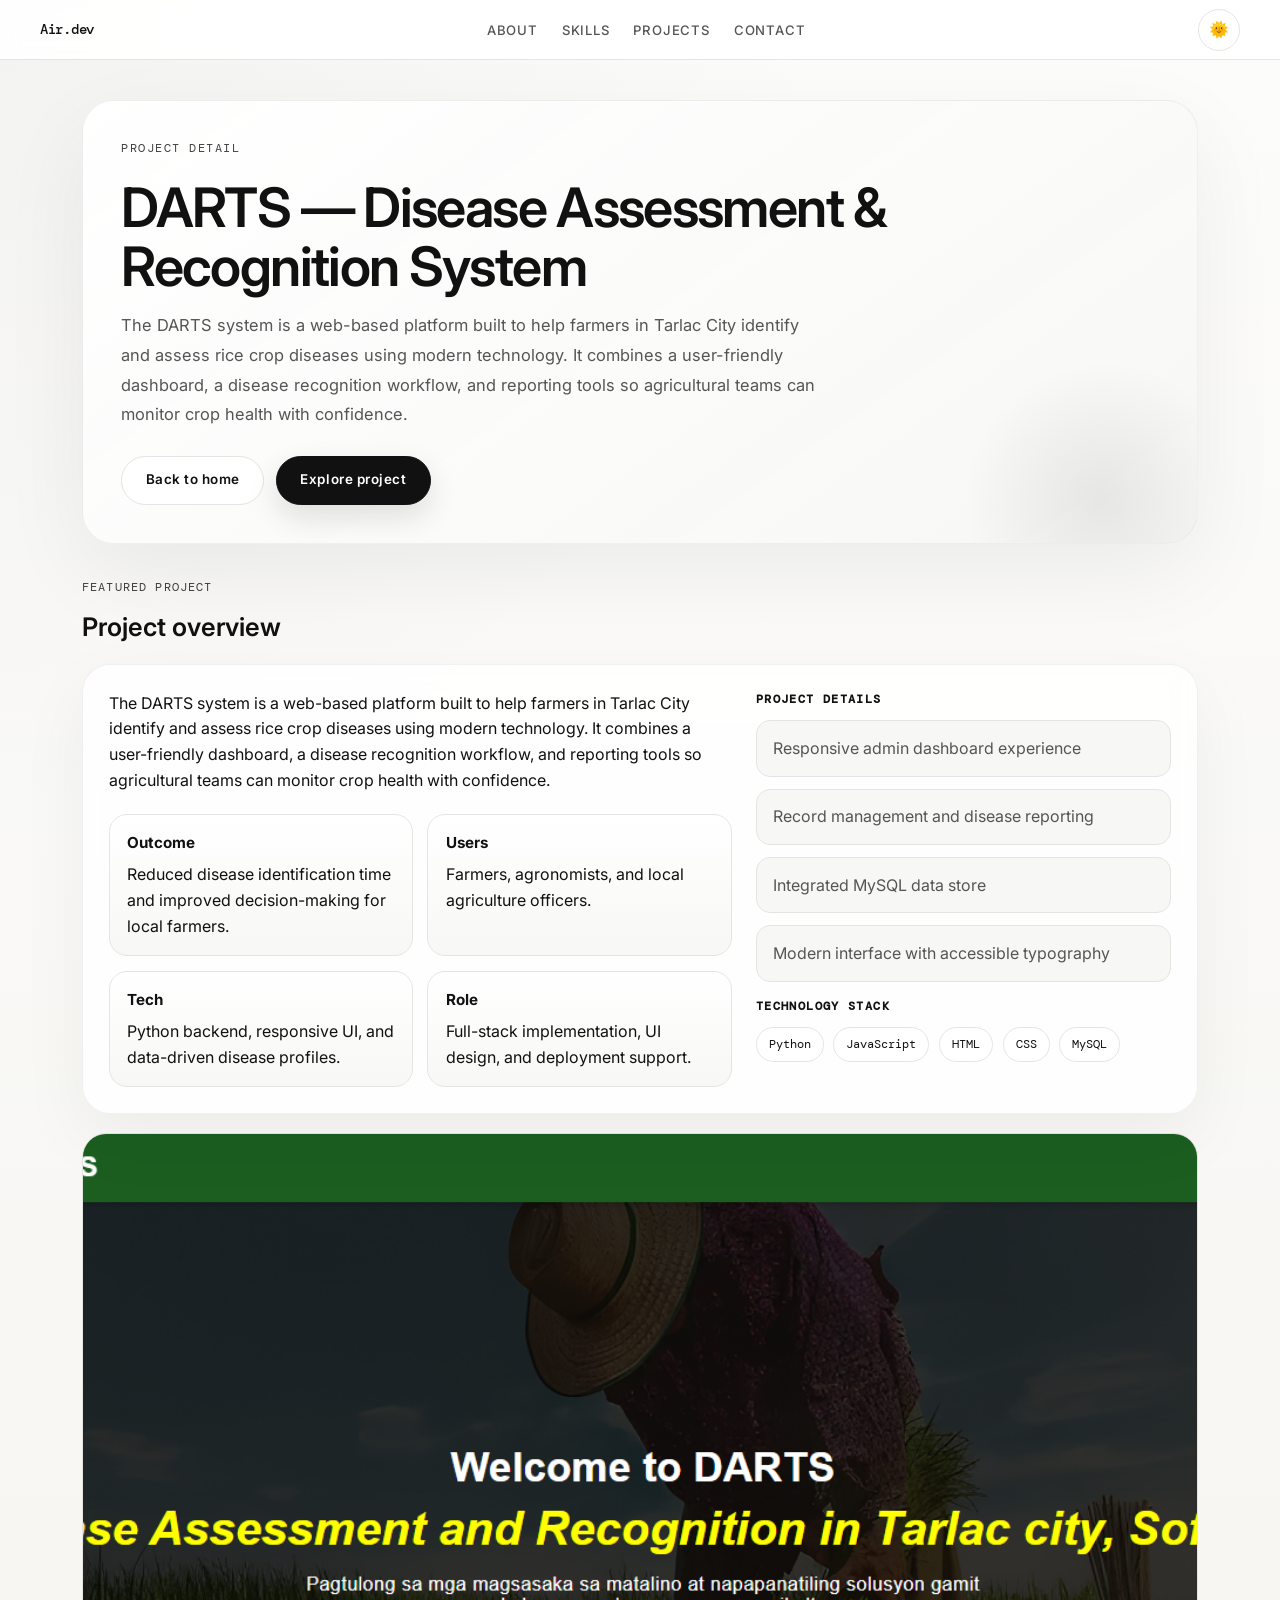
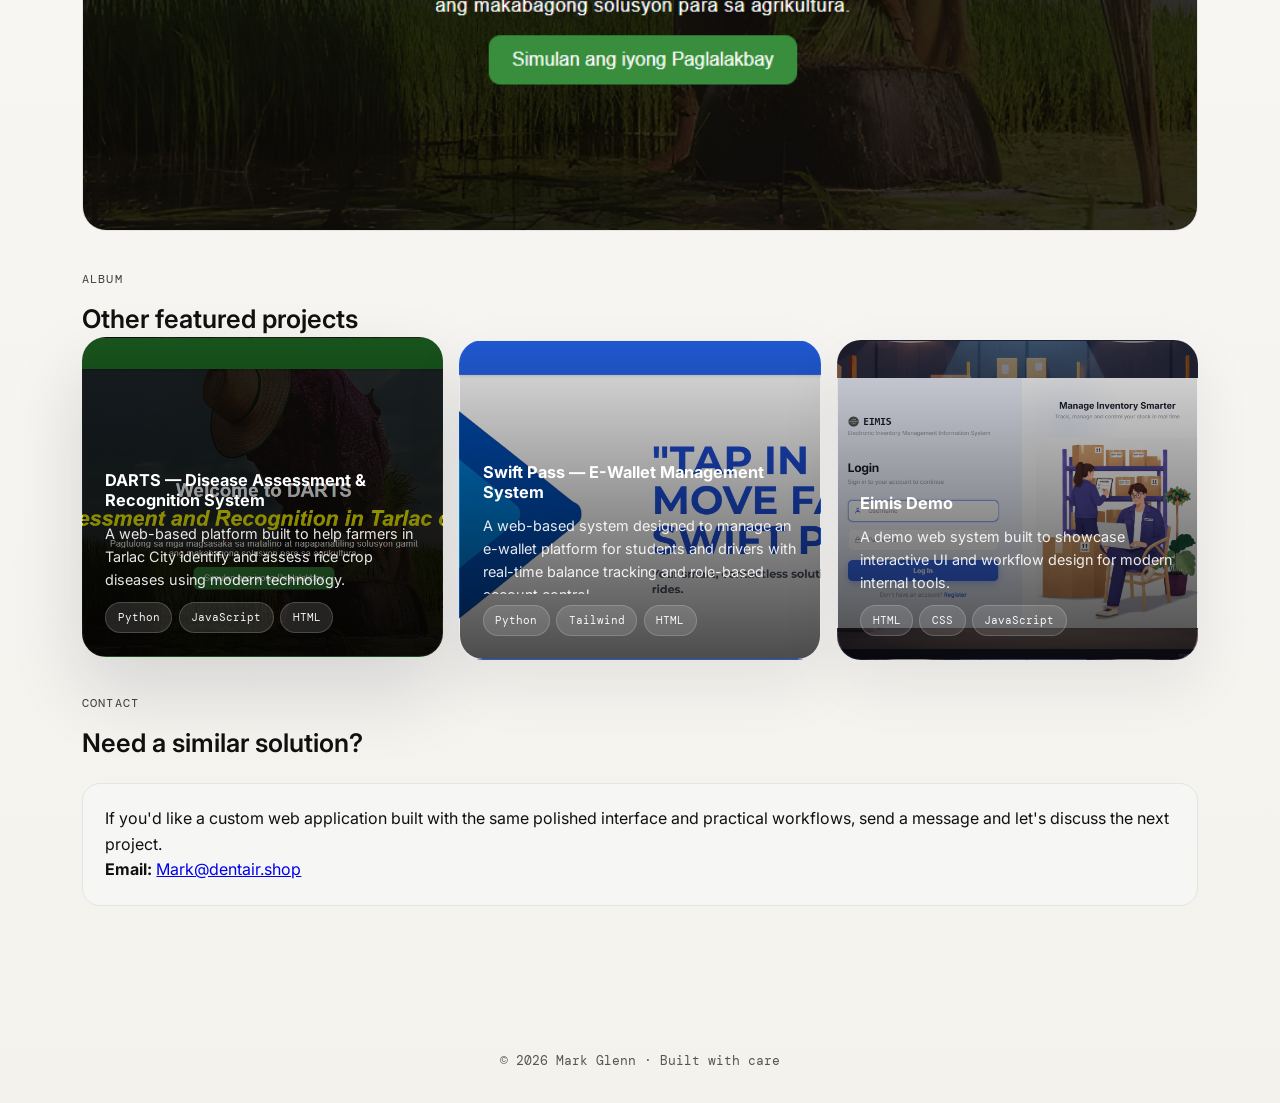
<file: project.html>
<!DOCTYPE html>
<html lang="en">
<head>
  <meta charset="UTF-8" />
  <meta name="viewport" content="width=device-width, initial-scale=1.0" />
  <title>Project — DARTS | Mark Glenn</title>
  <link rel="preconnect" href="https://fonts.googleapis.com" />
  <link rel="preconnect" href="https://fonts.gstatic.com" crossorigin />
  <link href="https://fonts.googleapis.com/css2?family=Inter:wght@300;400;500;600&family=DM+Mono:wght@400;500&display=swap" rel="stylesheet" />
  <style>
    *, *::before, *::after { box-sizing: border-box; margin: 0; padding: 0; }
    :root {
      --white: #ffffff;
      --off: #f7f7f5;
      --ink: #111111;
      --mid: #555555;
      --faint: #e4e4e0;
      --accent: #2563eb;
      --mono: 'DM Mono', monospace;
      --sans: 'Inter', sans-serif;
    }
    html { scroll-behavior: smooth; }
    body {
      font-family: var(--sans);
      background:
        radial-gradient(circle at top left, rgba(17, 17, 17, 0.04), transparent 28%),
        linear-gradient(180deg, #fcfcfb 0%, #f4f2ed 100%);
      color: var(--ink);
      font-size: 16px;
      line-height: 1.6;
      -webkit-font-smoothing: antialiased;
    }
    nav {
      position: fixed; top: 0; left: 0; right: 0; z-index: 100;
      display: flex; align-items: center; justify-content: space-between;
      padding: 0 2.5rem; height: 60px;
      background: rgba(255,255,255,0.92);
      backdrop-filter: blur(10px);
      border-bottom: 1px solid var(--faint);
    }
    .nav-logo {
      font-family: var(--mono); font-size: 0.85rem; font-weight: 500;
      color: var(--ink); text-decoration: none; letter-spacing: -0.02em;
    }
    .nav-links { display: flex; gap: 1.5rem; list-style: none; }
    .nav-links a {
      font-size: 0.82rem; font-weight: 500; color: var(--mid);
      text-decoration: none; letter-spacing: 0.06em; text-transform: uppercase;
      transition: color 0.2s;
    }
    .nav-links a:hover { color: var(--ink); }
    .theme-switch {
      background: transparent; color: var(--ink);
      border: 1px solid var(--faint); border-radius: 999px;
      width: 42px; height: 42px; padding: 0;
      display: inline-flex; align-items: center; justify-content: center;
      font-size: 1rem; cursor: pointer;
      transition: background 0.2s, color 0.2s, border-color 0.2s;
    }
    .theme-switch:hover { background: var(--off); }
    .theme-switch .theme-icon { display: inline-flex; align-items: center; justify-content: center; }
    [data-theme="dark"] {
      --white: #101010;
      --off: #171717;
      --ink: #f4f4f5;
      --mid: #c2c2c2;
      --faint: #2d2d2d;
      --accent: #38bdf8;
    }
    [data-theme="dark"] nav { background: rgba(17,17,17,0.92); border-color: var(--faint); }
    [data-theme="dark"] .panel { background: rgba(17,17,17,0.92); border-color: rgba(255,255,255,0.08); }
    [data-theme="dark"] .panel h3, [data-theme="dark"] .panel p, [data-theme="dark"] .panel span { color: var(--white); }
    .page-wrap {
      max-width: 1180px; margin: 0 auto; padding: 100px 2rem 4rem;
    }
    .hero {
      margin-bottom: 1.25rem;
    }
    .hero-card {
      position: relative;
      padding: 2.4rem;
      border: 1px solid rgba(17, 17, 17, 0.06);
      border-radius: 32px;
      background: linear-gradient(145deg, rgba(255,255,255,0.98), rgba(247,247,245,0.96));
      box-shadow: 0 30px 90px rgba(15, 23, 42, 0.06);
      overflow: hidden;
    }
    .hero-card::after {
      content: '';
      position: absolute; right: -4%; bottom: -22%; width: 280px; height: 280px;
      background: radial-gradient(circle, rgba(17, 17, 17, 0.08), transparent 70%);
      pointer-events: none;
    }
    .hero-tag {
      font-family: var(--mono); font-size: 0.78rem; color: var(--ink);
      letter-spacing: 0.12em; margin-bottom: 1.15rem; text-transform: uppercase;
      opacity: 0.8;
    }
    h1 {
      font-size: clamp(2.3rem, 5vw, 3.4rem); font-weight: 600;
      line-height: 1.08; letter-spacing: -0.03em; margin-bottom: 1rem;
      max-width: 780px;
    }
    p.lead {
      font-size: 1.03rem; color: var(--mid); max-width: 700px;
      margin-bottom: 1.6rem; line-height: 1.8;
    }
    .hero-actions {
      display: flex; flex-wrap: wrap; gap: 0.75rem;
      margin-top: 1.2rem;
    }
    .button {
      display: inline-flex; align-items: center; gap: 0.5rem;
      text-decoration: none; padding: 0.8rem 1.45rem;
      font-size: 0.84rem; font-weight: 600; letter-spacing: 0.04em;
      border-radius: 999px; transition: background 0.2s, transform 0.15s, box-shadow 0.2s;
      border: 1px solid transparent;
    }
    .button:hover { transform: translateY(-1px); }
    .button-primary {
      background: var(--ink); color: var(--white); border-color: var(--ink);
      box-shadow: 0 12px 30px rgba(17, 17, 17, 0.12);
    }
    .button-secondary {
      background: var(--white); color: var(--ink); border-color: var(--faint);
    }
    .section { margin-top: 2.2rem; padding: 0; }
    .section-head {
      display: flex; align-items: end; justify-content: space-between;
      gap: 1rem; margin-bottom: 1rem;
    }
    .section-label {
      font-family: var(--mono); font-size: 0.72rem; color: var(--ink);
      letter-spacing: 0.1em; text-transform: uppercase; margin-bottom: 0.6rem;
      opacity: 0.8;
    }
    h2 { font-size: 1.6rem; font-weight: 600; margin-bottom: 0; }
    .panel {
      background: rgba(255,255,255,0.86);
      border: 1px solid rgba(17,17,17,0.06);
      border-radius: 28px;
      padding: 1.6rem;
      box-shadow: 0 24px 70px rgba(15, 23, 42, 0.05);
      backdrop-filter: blur(10px);
    }
    .spotlight-card {
      display: grid; grid-template-columns: minmax(0, 1.2fr) minmax(280px, 0.8fr);
      gap: 1.5rem; align-items: start;
    }
    .project-summary p { color: var(--mid); line-height: 1.85; }
    .project-meta {
      display: grid; gap: 1rem;
      margin-top: 0;
    }
    .project-meta h3 {
      font-family: var(--mono); font-size: 0.72rem; letter-spacing: 0.12em;
      text-transform: uppercase; color: var(--ink); margin-bottom: 0.7rem;
    }
    .project-meta p, .project-meta ul { color: var(--mid); }
    .project-meta ul { list-style: none; padding-left: 0; display: grid; gap: 0.75rem; }
    .project-meta li {
      padding: 0.9rem 1rem; background: rgba(247,247,245,0.9);
      border: 1px solid var(--faint); border-radius: 14px;
    }
    .stack-list {
      display: flex; flex-wrap: wrap; gap: 0.6rem;
      margin-top: 0.5rem;
    }
    .stack-pill {
      font-family: var(--mono); font-size: 0.72rem;
      color: var(--ink); background: rgba(255,255,255,0.88);
      border: 1px solid var(--faint); padding: 0.45rem 0.75rem;
      border-radius: 999px;
    }
    .project-image {
      width: 100%; border-radius: 24px; overflow: hidden;
      background: var(--off); border: 1px solid var(--faint);
      margin-top: 1.2rem;
      aspect-ratio: 16 / 10;
      box-shadow: inset 0 1px 0 rgba(255,255,255,0.6);
    }
    .project-image img { width: 100%; height: 100%; display: block; object-fit: cover; }
    .feature-grid {
      display: grid; grid-template-columns: repeat(2,minmax(0,1fr));
      gap: 0.9rem; margin-top: 1.3rem;
    }
    .feature-card {
      background: linear-gradient(180deg, rgba(255,255,255,0.95), rgba(247,247,245,0.95));
      border: 1px solid var(--faint); border-radius: 18px; padding: 1rem 1.1rem;
      min-height: 116px;
    }
    .feature-card strong { display: block; margin-bottom: 0.45rem; font-size: 0.95rem; }
    .project-album {
      margin-top: 2.5rem;
    }
    .project-album-grid {
      display: grid; grid-template-columns: repeat(auto-fit, minmax(270px, 1fr));
      gap: 1rem;
    }
    .project-card {
      position: relative;
      min-height: 320px;
      border-radius: 24px;
      overflow: hidden;
      background-size: cover;
      background-position: center;
      border: 1px solid rgba(17, 17, 17, 0.08);
      box-shadow: 0 24px 60px rgba(15, 23, 42, 0.08);
      cursor: pointer;
      transition: transform 0.25s ease, box-shadow 0.25s ease, border-color 0.25s ease;
      display: flex;
      align-items: flex-end;
    }
    .project-card::before {
      content: '';
      position: absolute;
      inset: 0;
      background: linear-gradient(180deg, rgba(0, 0, 0, 0.12), rgba(0, 0, 0, 0.7));
      transition: opacity 0.25s ease;
    }
    .project-card:hover,
    .project-card.active {
      transform: translateY(-3px);
      box-shadow: 0 34px 75px rgba(15, 23, 42, 0.14);
      border-color: rgba(17, 17, 17, 0.16);
    }
    .project-card-content {
      position: relative;
      z-index: 1;
      padding: 1.4rem;
      color: var(--white);
      width: 100%;
      display: flex;
      flex-direction: column;
      gap: 0.7rem;
    }
    .project-card h3 {
      font-size: 1.02rem;
      line-height: 1.25;
      margin: 0;
      color: var(--white);
    }
    .project-card p {
      color: rgba(255, 255, 255, 0.9);
      font-size: 0.9rem;
      line-height: 1.6;
      max-height: 5rem;
      overflow: hidden;
    }
    .project-card .project-card-stack {
      display: flex; flex-wrap: wrap; gap: 0.4rem;
    }
    .project-card .stack-pill {
      padding: 0.35rem 0.72rem; font-size: 0.7rem;
      color: rgba(255, 255, 255, 0.95);
      background: rgba(255, 255, 255, 0.12);
      border: 1px solid rgba(255, 255, 255, 0.18);
      border-radius: 999px;
    }
    .contact-card {
      margin-top: 1.2rem; padding: 1.4rem; background: rgba(247,247,245,0.9);
      border: 1px solid var(--faint); border-radius: 18px;
    }
    footer {
      margin-top: 3rem; padding: 2rem 0; text-align: center;
      font-size: 0.82rem; color: var(--mid); font-family: var(--mono);
    }
    @media (max-width: 760px) {
      nav { padding: 0 1.25rem; }
      .page-wrap { padding: 100px 1.25rem 3rem; }
      .spotlight-card { grid-template-columns: 1fr; }
      .feature-grid { grid-template-columns: 1fr; }
      .project-meta { margin-top: 0; }
    }
    @media (prefers-reduced-motion: reduce) {
      * { transition: none !important; animation: none !important; }
    }
  </style>
</head>
<body>
  <nav aria-label="Primary navigation">
    <a class="nav-logo" href="index.html">Air.dev</a>
    <ul class="nav-links">
      <li><a href="index.html#about">About</a></li>
      <li><a href="index.html#skills">Skills</a></li>
      <li><a href="index.html#projects">Projects</a></li>
      <li><a href="index.html#contact">Contact</a></li>
    </ul>
    <button class="theme-switch" id="theme-switch" type="button" aria-label="Switch to dark mode">
      <span class="theme-icon" aria-hidden="true">🌙</span>
    </button>
  </nav>
  <main class="page-wrap">
    <section class="hero">
      <div class="hero-card">
        <p class="hero-tag">Selected work</p>
        <h1>Curated projects with a refined, editorial presentation.</h1>
        <p class="lead">A polished showcase of the systems and interfaces I’ve built, structured as a clean portfolio album rather than a traditional page.</p>
        <div class="hero-actions">
          <a class="button button-secondary" href="index.html">Back to home</a>
          <a class="button button-primary" href="#details">Explore project</a>
        </div>
      </div>
    </section>
    <section class="section" id="details">
      <div class="section-head">
        <div>
          <div class="section-label">Featured project</div>
          <h2>Project overview</h2>
        </div>
      </div>
      <div class="panel spotlight-card">
        <div>
          <p>The DARTS system is a web-based platform built to help farmers in Tarlac City identify and assess rice crop diseases using modern technology. It combines a user-friendly dashboard, a disease recognition workflow, and reporting tools so agricultural teams can monitor crop health with confidence.</p>
          <div class="feature-grid">
            <div class="feature-card"><strong>Outcome</strong> Reduced disease identification time and improved decision-making for local farmers.</div>
            <div class="feature-card"><strong>Users</strong> Farmers, agronomists, and local agriculture officers.</div>
            <div class="feature-card"><strong>Tech</strong> Python backend, responsive UI, and data-driven disease profiles.</div>
            <div class="feature-card"><strong>Role</strong> Full-stack implementation, UI design, and deployment support.</div>
          </div>
        </div>
        <div class="project-meta">
          <div>
            <h3>Project details</h3>
            <ul id="detail-features">
              <li>Responsive admin dashboard experience</li>
              <li>Record management and disease reporting</li>
              <li>Integrated MySQL data store</li>
              <li>Modern interface with accessible typography</li>
            </ul>
          </div>
          <div>
            <h3>Technology stack</h3>
            <div class="stack-list" id="detail-stack">
              <span class="stack-pill">Python</span>
              <span class="stack-pill">JavaScript</span>
              <span class="stack-pill">HTML</span>
              <span class="stack-pill">CSS</span>
              <span class="stack-pill">MySQL</span>
            </div>
          </div>
        </div>
      </div>
      <div class="project-image">
        <img id="detail-image" src="img/darts.png" alt="DARTS screenshot" loading="lazy" />
      </div>
    </section>
    <section class="section project-album">
      <div class="section-label">Album</div>
      <h2>Other featured projects</h2>
      <div class="project-album-grid" id="project-album-grid"></div>
    </section>
    <section class="section">
      <div class="section-label">Contact</div>
      <h2>Need a similar solution?</h2>
      <div class="contact-card">
        <p>If you'd like a custom web application built with the same polished interface and practical workflows, send a message and let's discuss the next project.</p>
        <p><strong>Email:</strong> <a href="mailto:Mark@dentair.shop">Mark@dentair.shop</a></p>
      </div>
    </section>
  </main>
  <footer>© 2026 Mark Glenn · Built with care</footer>
  <script>
    const themeSwitch = document.getElementById('theme-switch');
    const savedTheme = localStorage.getItem('theme');
    const prefersDark = window.matchMedia('(prefers-color-scheme: dark)').matches;
    const themeIcons = { light: '🌞', dark: '🌙' };
    function setTheme(theme) {
      document.body.dataset.theme = theme;
      const next = theme === 'dark' ? 'Light mode' : 'Dark mode';
      const icon = themeIcons[theme] || '🌙';
      const iconElement = themeSwitch.querySelector('.theme-icon');
      if (iconElement) iconElement.textContent = icon;
      themeSwitch.setAttribute('aria-label', `Switch to ${next.toLowerCase()}`);
      localStorage.setItem('theme', theme);
    }
    if (themeSwitch) {
      themeSwitch.addEventListener('click', () => {
        setTheme(document.body.dataset.theme === 'dark' ? 'light' : 'dark');
      });
    }
    setTheme(savedTheme || (prefersDark ? 'dark' : 'light'));

    const PROJECTS = [
      {
        id: 'darts',
        title: 'DARTS — Disease Assessment & Recognition System',
        summary: 'A web-based platform built to help farmers in Tarlac City identify and assess rice crop diseases using modern technology.',
        details: [
          'Responsive admin dashboard experience',
          'Record management and disease reporting',
          'Integrated MySQL data store',
          'Modern interface with accessible typography'
        ],
        features: [
          { label: 'Outcome', value: 'Reduced disease identification time and improved decision-making for local farmers.' },
          { label: 'Users', value: 'Farmers, agronomists, and local agriculture officers.' },
          { label: 'Tech', value: 'Python backend, responsive UI, and data-driven disease profiles.' },
          { label: 'Role', value: 'Full-stack implementation, UI design, and deployment support.' }
        ],
        stack: ['Python', 'JavaScript', 'HTML', 'CSS', 'MySQL'],
        image: 'img/darts.png',
        description: 'The DARTS system is a web-based platform built to help farmers in Tarlac City identify and assess rice crop diseases using modern technology. It combines a user-friendly dashboard, a disease recognition workflow, and reporting tools so agricultural teams can monitor crop health with confidence.'
      },
      {
        id: 'swiftpass',
        title: 'Swift Pass — E-Wallet Management System',
        summary: 'A web-based system designed to manage an e-wallet platform for students and drivers with real-time balance tracking and role-based account control.',
        details: [
          'Admin dashboard for balanced platform insights',
          'Role-based access for students and drivers',
          'Payment tracking and wallet management',
          'Secure account controls and history views'
        ],
        features: [
          { label: 'Outcome', value: 'More efficient payment handling and better user transparency.' },
          { label: 'Users', value: 'Students, drivers, and administrators.' },
          { label: 'Tech', value: 'Python backend, Tailwind UI, and responsive design.' },
          { label: 'Role', value: 'Full-stack development and dashboard UX.' }
        ],
        stack: ['Python', 'Tailwind', 'HTML', 'CSS', 'MySQL'],
        image: 'img/swiftpass.png',
        description: 'Swift Pass is a web-based e-wallet management platform built for students and drivers. It offers easy balance tracking, role-based permissions, and admin tools to oversee transactions and user accounts.'
      },
      {
        id: 'eimis',
        title: 'Eimis Demo',
        summary: 'A demo web system built to showcase interactive UI and workflow design for modern internal tools.',
        details: [
          'Interactive web dashboard experience',
          'Clean layout for internal users',
          'Quick navigation between features',
          'Lightweight, responsive frontend build'
        ],
        features: [
          { label: 'Outcome', value: 'A strong demo presence for internal tool concepts.' },
          { label: 'Users', value: 'Product teams and internal stakeholders.' },
          { label: 'Tech', value: 'HTML, CSS, JavaScript.' },
          { label: 'Role', value: 'Frontend design and feature demo creation.' }
        ],
        stack: ['HTML', 'CSS', 'JavaScript'],
        image: 'img/eimis.png',
        description: 'Eimis Demo is a clean, interactive web application prototype designed to highlight workflows and UI patterns for internal tool development.'
      }
    ];

    const heroTag = document.querySelector('.hero-tag');
    const heroTitle = document.querySelector('.hero h1');
    const heroLead = document.querySelector('.hero .lead');
    const detailFeatures = document.getElementById('detail-features');
    const detailStack = document.getElementById('detail-stack');
    const detailImage = document.getElementById('detail-image');
    const albumGrid = document.getElementById('project-album-grid');

    function updateProject(projectId) {
      const project = PROJECTS.find(p => p.id === projectId);
      if (!project) return;
      heroTag.textContent = 'Project detail';
      heroTitle.textContent = project.title;
      heroLead.textContent = project.description;
      detailFeatures.innerHTML = project.details.map(item => `<li>${item}</li>`).join('');
      detailStack.innerHTML = project.stack.map(item => `<span class="stack-pill">${item}</span>`).join('');
      detailImage.src = project.image;
      detailImage.alt = `${project.title} screenshot`;
      albumGrid.querySelectorAll('.project-card').forEach(card => {
        card.classList.toggle('active', card.dataset.id === projectId);
      });
    }

    function renderAlbum() {
      albumGrid.innerHTML = PROJECTS.map(project => `
        <article class="project-card" data-id="${project.id}" style="background-image: url('${project.image}');">
          <div class="project-card-content">
            <h3>${project.title}</h3>
            <p>${project.summary}</p>
            <div class="project-card-stack">
              ${project.stack.slice(0, 3).map(item => `<span class="stack-pill">${item}</span>`).join('')}
            </div>
          </div>
        </article>
      `).join('');
      albumGrid.querySelectorAll('.project-card').forEach(card => {
        card.addEventListener('click', () => {
          updateProject(card.dataset.id);
          window.scrollTo({ top: 0, behavior: 'smooth' });
        });
      });
    }

    renderAlbum();
    updateProject('darts');
  </script>
</body>
</html>
</file>
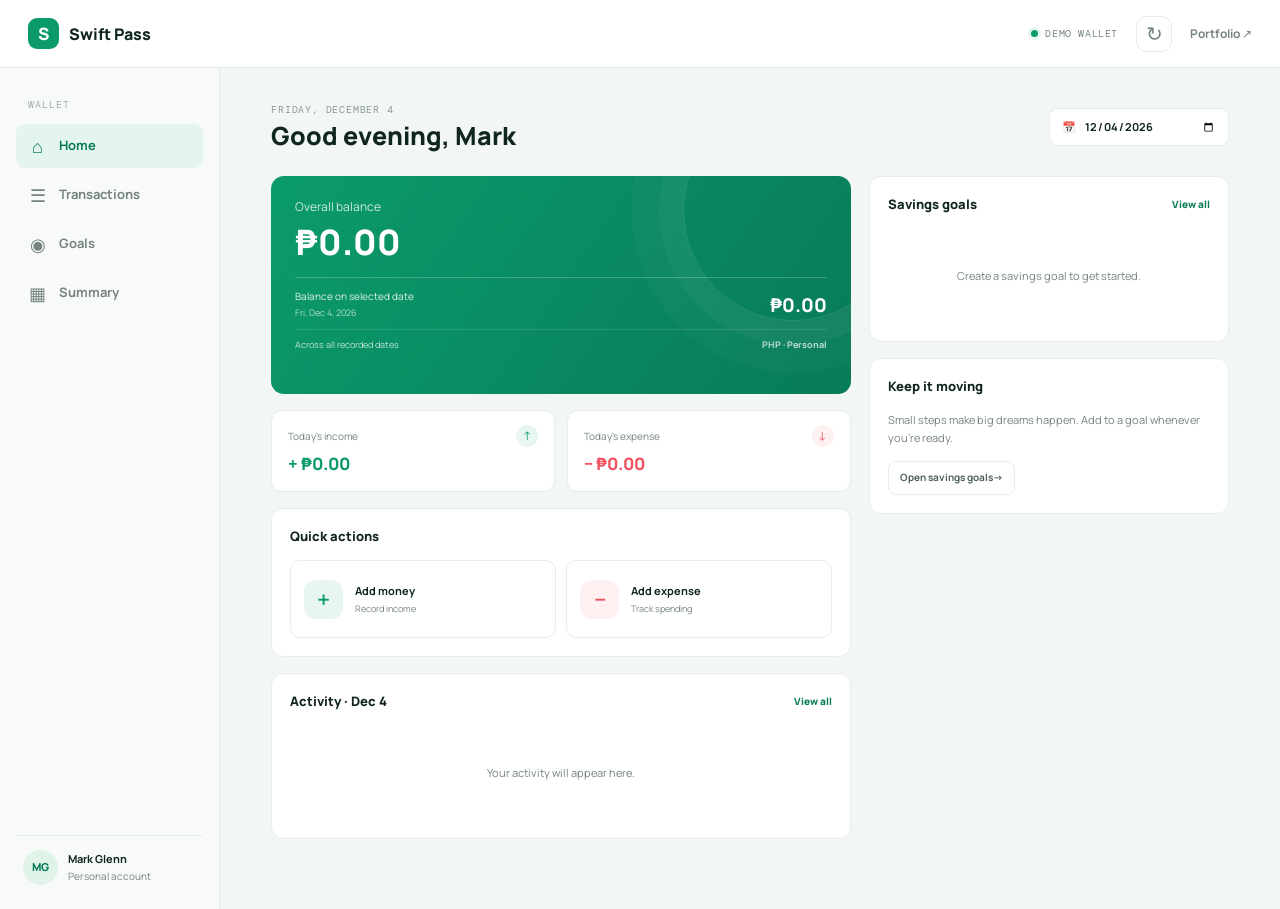
<file: work.html>
<!DOCTYPE html>
<html lang="en">
<head>
  <meta charset="UTF-8" />
  <meta name="viewport" content="width=device-width, initial-scale=1.0" />
  <meta name="theme-color" content="#f6f8f6" />
  <title>Swift Pass — Wallet Demo</title>
  <link rel="preconnect" href="https://fonts.googleapis.com" />
  <link rel="preconnect" href="https://fonts.gstatic.com" crossorigin />
  <link href="https://fonts.googleapis.com/css2?family=DM+Mono:wght@400;500&family=Inter:wght@400;500;600;700&display=swap" rel="stylesheet" />
  <style>
    :root {
      color-scheme: light;
      --paper: #f6f8f6;
      --ink: #17221e;
      --muted: #65726c;
      --line: #dce5df;
      --green: #078a67;
      --mono: 'DM Mono', monospace;
      --sans: 'Inter', sans-serif;
    }
    * { box-sizing: border-box; }
    html { scroll-behavior: smooth; }
    body {
      margin: 0;
      background: var(--paper);
      color: var(--ink);
      font-family: var(--sans);
      -webkit-font-smoothing: antialiased;
    }
    a { color: inherit; }
    .topbar {
      min-height: 64px;
      padding: 0 6vw;
      display: flex;
      align-items: center;
      justify-content: space-between;
      border-bottom: 1px solid var(--line);
      background: rgba(255,255,255,.82);
    }
    .brand, .back-link {
      font-family: var(--mono);
      font-size: .82rem;
      text-decoration: none;
    }
    .brand { font-weight: 500; }
    .back-link { color: var(--muted); transition: color .2s; }
    .back-link:hover { color: var(--green); }
    main { width: min(1060px, calc(100% - 40px)); margin: 0 auto; }
    .intro { padding: clamp(4rem, 10vw, 7rem) 0 3.5rem; }
    .eyebrow {
      margin: 0 0 1rem;
      color: var(--green);
      font: .72rem var(--mono);
      letter-spacing: .08em;
      text-transform: uppercase;
    }
    h1 {
      max-width: 720px;
      margin: 0;
      font-size: clamp(2.6rem, 7vw, 5rem);
      line-height: 1.04;
      font-weight: 600;
    }
    .intro-copy {
      max-width: 540px;
      margin: 1.25rem 0 0;
      color: var(--muted);
      font-size: 1rem;
      line-height: 1.75;
    }
    .project { padding: 2.5rem 0 4rem; border-top: 1px solid var(--line); }
    .project-heading {
      display: flex;
      align-items: flex-start;
      justify-content: space-between;
      gap: 1.5rem;
      margin-bottom: 1.5rem;
    }
    .project-index { margin: 0 0 .6rem; color: var(--green); font: .7rem var(--mono); }
    h2 { margin: 0; font-size: clamp(1.35rem, 3vw, 1.8rem); font-weight: 600; }
    .project-copy { max-width: 570px; margin: .65rem 0 0; color: var(--muted); line-height: 1.7; }
    .tags { display: flex; flex-wrap: wrap; gap: .45rem; margin-top: 1rem; }
    .tags span {
      padding: .35rem .6rem;
      border: 1px solid var(--line);
      border-radius: 3px;
      color: #495951;
      font: .66rem var(--mono);
    }
    .screens {
      display: grid;
      grid-template-columns: repeat(4, minmax(0, 1fr));
      gap: 1rem;
      align-items: start;
    }
    .screen {
      display: block;
      overflow: hidden;
      padding: 8px;
      border: 1px solid var(--line);
      border-radius: 16px;
      background: #fff;
      box-shadow: 0 12px 28px rgba(27, 54, 43, .07);
    }
    .screen img { display: block; width: 100%; height: auto; border-radius: 10px; }
    .other-work { padding: 1rem 0 4rem; border-top: 1px solid var(--line); }
    .other-work p { color: var(--muted); line-height: 1.7; }
    footer {
      padding: 1.5rem 20px;
      border-top: 1px solid var(--line);
      color: var(--muted);
      text-align: center;
      font: .7rem var(--mono);
    }
    @media (max-width: 700px) {
      .topbar { padding: 0 20px; }
      .screens { grid-template-columns: repeat(2, minmax(0, 1fr)); gap: .75rem; }
      .screen { padding: 5px; border-radius: 12px; }
      .screen img { border-radius: 8px; }
      .project-heading { display: block; }
    }
    @media (prefers-reduced-motion: reduce) {
      *, *::before, *::after { scroll-behavior: auto !important; transition: none !important; }
    }
  </style>
  <link rel="stylesheet" href="wallet.css" />
</head>
<body>
  <header class="sp-topbar">
    <a class="sp-brand" href="index.html" aria-label="Back to Ark.dev portfolio"><span class="sp-brand-mark">S</span>Swift Pass</a>
    <div class="sp-topbar-actions">
      <span class="sp-demo-label"><span></span> DEMO WALLET</span>
      <button class="sp-icon-button" id="reset-demo" type="button" aria-label="Reset demo data" title="Reset demo data">&#8635;</button>
      <a class="sp-back-link" href="index.html">Portfolio <span aria-hidden="true">&#8599;</span></a>
    </div>
  </header>

  <div class="sp-layout">
    <aside class="sp-sidebar" aria-label="Wallet navigation">
      <p class="sp-nav-caption">WALLET</p>
      <nav class="sp-nav" id="main-navigation">
        <button class="sp-nav-link is-active" type="button" data-view="home"><span aria-hidden="true">&#8962;</span> Home</button>
        <button class="sp-nav-link" type="button" data-view="transactions"><span aria-hidden="true">&#9776;</span> Transactions</button>
        <button class="sp-nav-link" type="button" data-view="goals"><span aria-hidden="true">&#9673;</span> Goals</button>
        <button class="sp-nav-link" type="button" data-view="summary"><span aria-hidden="true">&#9638;</span> Summary</button>
      </nav>
      <div class="sp-sidebar-foot"><span class="sp-avatar">MG</span><span><strong>Mark Glenn</strong><small>Personal account</small></span></div>
    </aside>

    <main class="sp-main">
      <div class="sp-page-heading">
        <div><p class="sp-eyebrow" id="page-eyebrow">TUESDAY, OCTOBER 6</p><h1 id="page-title">Good morning, Mark</h1></div>
        <label class="sp-date-button sp-date-picker"><span aria-hidden="true">&#128197;</span><input id="active-date" type="date" aria-label="Choose active wallet date" /></label>
      </div>
      <div id="app-content" aria-live="polite"></div>
    </main>
  </div>

  <nav class="sp-mobile-nav" id="mobile-navigation" aria-label="Wallet navigation">
    <button class="sp-mobile-link is-active" type="button" data-view="home"><span aria-hidden="true">&#8962;</span>Home</button>
    <button class="sp-mobile-link" type="button" data-view="transactions"><span aria-hidden="true">&#9776;</span>Today</button>
    <button class="sp-mobile-link" type="button" data-view="goals"><span aria-hidden="true">&#9673;</span>Goals</button>
    <button class="sp-mobile-link" type="button" data-view="summary"><span aria-hidden="true">&#9638;</span>Summary</button>
  </nav>

  <dialog class="sp-dialog" id="action-dialog" aria-labelledby="dialog-title"></dialog>
  <div class="sp-toast" id="toast" role="status" aria-live="polite"></div>
  <script src="wallet.js"></script>
</body>
</html>
</file>
<file: wallet.css>
@import url('https://fonts.googleapis.com/css2?family=DM+Mono:wght@400;500&family=Manrope:wght@400;500;600;700;800&display=swap');

:root {
  color-scheme: light;
  --page: #f2f6f4;
  --surface: #fff;
  --ink: #10251f;
  --muted: #74847d;
  --line: #e6eeea;
  --green: #0b9a6a;
  --green-dark: #087b56;
  --green-pale: #e7f7f0;
  --red: #f05262;
  --red-pale: #fff0f1;
  --blue: #4389f5;
  --blue-pale: #edf4ff;
  --violet: #8762e9;
  --violet-pale: #f3efff;
  --mono: 'DM Mono', monospace;
  --sans: 'Manrope', sans-serif;
  font-family: var(--sans);
  font-synthesis: none;
  text-rendering: optimizeLegibility;
  -webkit-font-smoothing: antialiased;
  -moz-osx-font-smoothing: grayscale;
}

*, *::before, *::after { box-sizing: border-box; }
html { min-width: 320px; min-height: 100%; scroll-behavior: smooth; }
body {
  min-width: 320px;
  min-height: 100vh;
  margin: 0;
  background: var(--page);
  color: var(--ink);
  font: 400 14px/1.5 var(--sans);
}
button, input, select, textarea { font: inherit; }
button { color: inherit; }
a { color: inherit; }
button:focus-visible, a:focus-visible, input:focus-visible, select:focus-visible, textarea:focus-visible {
  outline: 3px solid rgba(11,154,106,.35);
  outline-offset: 2px;
}
.sp-topbar {
  position: sticky;
  z-index: 20;
  top: 0;
  height: 68px;
  padding: 0 max(28px, calc((100vw - 1440px) / 2));
  display: flex;
  align-items: center;
  justify-content: space-between;
  border-bottom: 1px solid var(--line);
  background: rgba(255,255,255,.94);
  backdrop-filter: blur(14px);
}
.sp-brand { display: inline-flex; align-items: center; gap: 10px; text-decoration: none; font-size: 16px; font-weight: 800; }
.sp-brand-mark {
  width: 31px; height: 31px; display: grid; place-items: center;
  border-radius: 9px; background: var(--green); color: white; font-size: 17px;
}
.sp-topbar-actions { display: flex; align-items: center; gap: 18px; }
.sp-demo-label { display: flex; align-items: center; gap: 7px; color: var(--muted); font: 10px var(--mono); letter-spacing: .06em; }
.sp-demo-label > span { width: 7px; height: 7px; border-radius: 50%; background: var(--green); box-shadow: 0 0 0 3px var(--green-pale); }
.sp-icon-button {
  width: 36px; height: 36px; display: grid; place-items: center; cursor: pointer;
  border: 1px solid var(--line); border-radius: 10px; background: white; color: var(--muted); font-size: 20px;
}
.sp-icon-button:hover { border-color: #b6dbca; color: var(--green); }
.sp-back-link { color: var(--muted); text-decoration: none; font-size: 12px; font-weight: 700; }
.sp-back-link:hover { color: var(--green); }
.sp-layout { width: min(1440px, 100%); min-height: calc(100vh - 68px); margin: 0 auto; display: grid; grid-template-columns: 220px minmax(0, 1fr); }
.sp-sidebar { position: relative; min-height: calc(100vh - 68px); padding: 30px 16px 24px; border-right: 1px solid var(--line); background: #f8faf9; }
.sp-nav-caption { margin: 0 0 13px 12px; color: #a0ada7; font: 10px var(--mono); letter-spacing: .1em; }
.sp-nav { display: grid; gap: 5px; }
.sp-nav-link {
  min-height: 44px; display: flex; align-items: center; gap: 12px; padding: 0 12px;
  border: 0; border-radius: 9px; background: transparent; color: #75847d;
  text-align: left; cursor: pointer; font-size: 13px; font-weight: 700; transition: background .18s, color .18s;
}
.sp-nav-link > span { width: 19px; text-align: center; font-size: 18px; }
.sp-nav-link:hover { background: #edf5f1; color: var(--green-dark); }
.sp-nav-link.is-active { background: #e4f5ed; color: var(--green-dark); }
.sp-sidebar-foot { position: absolute; right: 16px; bottom: 24px; left: 16px; display: flex; align-items: center; gap: 10px; padding: 14px 7px 0; border-top: 1px solid var(--line); }
.sp-avatar { width: 35px; height: 35px; display: grid; place-items: center; border-radius: 50%; background: #dff3e9; color: var(--green-dark); font-size: 11px; font-weight: 800; }
.sp-sidebar-foot strong, .sp-sidebar-foot small { display: block; }
.sp-sidebar-foot strong { font-size: 11px; }
.sp-sidebar-foot small { margin-top: 2px; color: var(--muted); font-size: 10px; }
.sp-main { width: auto; min-width: 0; margin: 0; padding: 35px clamp(20px, 4vw, 58px) 70px; }
.sp-page-heading { display: flex; justify-content: space-between; align-items: center; gap: 18px; margin-bottom: 25px; }
.sp-eyebrow { margin: 0 0 5px; color: #8a9992; font: 10px var(--mono); letter-spacing: .08em; text-transform: uppercase; }
.sp-page-heading h1 { margin: 0; color: var(--ink); font: 800 25px/1.2 var(--sans); letter-spacing: 0; }
.sp-date-button { display: flex; align-items: center; gap: 8px; padding: 9px 12px; border: 1px solid var(--line); border-radius: 9px; background: white; color: #4a5b53; cursor: pointer; font-size: 11px; font-weight: 700; }
.sp-date-button:hover { border-color: #b6dbca; }
.sp-date-picker { cursor: pointer; }
.sp-date-picker input { width: 132px; min-width: 0; padding: 0; border: 0; background: transparent; color: var(--ink); cursor: pointer; font-size: 11px; font-weight: 700; }
.sp-dashboard-grid { display: grid; grid-template-columns: minmax(0, 1.45fr) minmax(265px, .9fr); gap: 18px; align-items: start; }
.sp-column { display: grid; gap: 16px; min-width: 0; }
.sp-balance-card { min-height: 218px; padding: 22px 24px; overflow: hidden; position: relative; border-radius: 13px; background: linear-gradient(125deg, #0b9b6c, #087a59); color: #fff; }
.sp-balance-card::after { content: ''; position: absolute; right: -52px; top: -75px; width: 220px; height: 220px; border: 1px solid rgba(255,255,255,.12); border-radius: 50%; box-shadow: 0 0 0 24px rgba(255,255,255,.035), 0 0 0 52px rgba(255,255,255,.025); }
.sp-balance-label { margin: 0; color: rgba(255,255,255,.8); font-size: 12px; }
.sp-balance-value { position: relative; z-index: 1; margin: 7px 0 0; font-size: 35px; line-height: 1.1; font-weight: 800; letter-spacing: 0; }
.sp-day-balance { position: relative; z-index: 1; display: flex; align-items: end; justify-content: space-between; gap: 12px; margin-top: 15px; padding-top: 11px; border-top: 1px solid rgba(255,255,255,.22); }
.sp-day-balance-label, .sp-day-balance-date { display: block; }
.sp-day-balance-label { color: rgba(255,255,255,.88); font-size: 10px; }
.sp-day-balance-date { margin-top: 2px; color: rgba(255,255,255,.67); font-size: 9px; }
.sp-day-balance-value { color: #fff; font-size: 19px; font-weight: 800; white-space: nowrap; }
.sp-balance-bottom { position: relative; z-index: 1; display: flex; align-items: center; justify-content: space-between; gap: 12px; margin-top: 10px; padding-top: 8px; border-top: 1px solid rgba(255,255,255,.12); color: rgba(255,255,255,.75); font-size: 9px; }
.sp-balance-bottom strong { font-weight: 700; }
.sp-metrics { display: grid; grid-template-columns: repeat(2, minmax(0, 1fr)); gap: 12px; }
.sp-metric-card { min-height: 80px; padding: 14px 16px; border: 1px solid var(--line); border-radius: 11px; background: white; }
.sp-metric-top { display: flex; justify-content: space-between; align-items: center; color: var(--muted); font-size: 10px; }
.sp-metric-icon { width: 22px; height: 22px; display: grid; place-items: center; border-radius: 50%; font-size: 12px; }
.sp-metric-icon.income { background: var(--green-pale); color: var(--green); }
.sp-metric-icon.expense { background: var(--red-pale); color: var(--red); }
.sp-metric-value { margin: 4px 0 0; font-size: 17px; font-weight: 800; }
.sp-metric-value.income { color: var(--green); }
.sp-metric-value.expense { color: var(--red); }
.sp-panel { min-width: 0; padding: 18px; border: 1px solid var(--line); border-radius: 12px; background: white; }
.sp-panel-heading { display: flex; align-items: center; justify-content: space-between; gap: 12px; margin-bottom: 14px; }
.sp-panel-heading h2, .sp-section-heading h2 { margin: 0; font-size: 13px; font-weight: 800; }
.sp-text-button { padding: 0; border: 0; background: transparent; color: var(--green-dark); cursor: pointer; font-size: 10px; font-weight: 800; }
.sp-text-button:hover { text-decoration: underline; }
.sp-actions { display: grid; grid-template-columns: repeat(2, minmax(0, 1fr)); gap: 10px; }
.sp-action-tile { min-height: 78px; display: flex; align-items: center; gap: 12px; padding: 13px; border: 1px solid var(--line); border-radius: 10px; background: #fff; cursor: pointer; text-align: left; transition: transform .16s, border-color .16s, box-shadow .16s; }
.sp-action-tile:hover { transform: translateY(-2px); border-color: #b9decd; box-shadow: 0 6px 18px rgba(18,83,57,.07); }
.sp-action-icon { width: 39px; height: 39px; display: grid; place-items: center; flex: 0 0 39px; border-radius: 12px; background: var(--green-pale); color: var(--green); font-size: 23px; font-weight: 600; }
.sp-action-icon.expense { background: var(--red-pale); color: var(--red); }
.sp-action-tile strong, .sp-action-tile small { display: block; }
.sp-action-tile strong { font-size: 11px; }
.sp-action-tile small { margin-top: 3px; color: var(--muted); font-size: 9px; }
.sp-transaction-list { display: grid; }
.sp-transaction-row { display: grid; grid-template-columns: 36px minmax(0,1fr) auto; gap: 10px; align-items: center; padding: 10px 0; border-top: 1px solid #eff3f1; }
.sp-transaction-row:first-child { border-top: 0; padding-top: 0; }
.sp-category-icon { width: 34px; height: 34px; display: grid; place-items: center; border-radius: 10px; background: #f0f4f2; font-size: 16px; }
.sp-category-icon.income { background: var(--green-pale); }
.sp-transaction-title { overflow: hidden; color: #233a31; font-size: 11px; font-weight: 800; text-overflow: ellipsis; white-space: nowrap; }
.sp-transaction-meta { margin-top: 2px; color: var(--muted); font-size: 9px; }
.sp-transaction-amount { text-align: right; font-size: 11px; font-weight: 800; white-space: nowrap; }
.sp-transaction-amount.income { color: var(--green); }
.sp-transaction-amount.expense { color: var(--red); }
.sp-empty { padding: 28px 12px; color: var(--muted); text-align: center; font-size: 11px; }
.sp-goal-list { display: grid; gap: 12px; }
.sp-goal-row { display: grid; grid-template-columns: 37px minmax(0,1fr) auto; gap: 10px; align-items: center; }
.sp-goal-icon { width: 36px; height: 36px; display: grid; place-items: center; border-radius: 11px; background: var(--green-pale); font-size: 17px; }
.sp-goal-icon.blue { background: var(--blue-pale); }
.sp-goal-icon.violet { background: var(--violet-pale); }
.sp-goal-details { min-width: 0; }
.sp-goal-name { display: flex; justify-content: space-between; gap: 8px; font-size: 10px; font-weight: 800; }
.sp-goal-amount { margin-top: 3px; color: var(--muted); font-size: 9px; }
.sp-progress { height: 6px; margin-top: 7px; overflow: hidden; border-radius: 9px; background: #edf1ef; }
.sp-progress > span { display: block; height: 100%; border-radius: inherit; background: var(--green); }
.sp-progress.blue > span { background: var(--blue); }
.sp-progress.violet > span { background: var(--violet); }
.sp-goal-percent { color: var(--muted); font-size: 9px; }
.sp-section-heading { display: flex; align-items: end; justify-content: space-between; gap: 14px; margin: 6px 0 15px; }
.sp-section-heading p { margin: 4px 0 0; color: var(--muted); font-size: 10px; }
.sp-primary-button { min-height: 38px; display: inline-flex; align-items: center; justify-content: center; gap: 7px; padding: 0 14px; border: 0; border-radius: 9px; background: var(--green); color: white; cursor: pointer; font-size: 10px; font-weight: 800; transition: background .16s, transform .16s; }
.sp-primary-button:hover { background: var(--green-dark); transform: translateY(-1px); }
.sp-secondary-button { min-height: 34px; display: inline-flex; align-items: center; justify-content: center; padding: 0 11px; border: 1px solid var(--line); border-radius: 8px; background: white; color: #4e6157; cursor: pointer; font-size: 10px; font-weight: 700; }
.sp-secondary-button:hover { border-color: #b9decd; color: var(--green-dark); }
.sp-goal-grid { display: grid; grid-template-columns: repeat(3, minmax(0,1fr)); gap: 13px; }
.sp-goal-card { display: grid; align-content: start; gap: 13px; min-height: 200px; padding: 17px; border: 1px solid var(--line); border-radius: 12px; background: white; }
.sp-goal-card-top { display: flex; align-items: center; justify-content: space-between; gap: 8px; }
.sp-goal-card .sp-goal-icon { width: 42px; height: 42px; }
.sp-goal-card h3 { margin: 0; font-size: 12px; }
.sp-goal-card .sp-goal-amount { font-size: 10px; }
.sp-goal-card .sp-primary-button { width: 100%; }
.sp-filter-bar { display: flex; flex-wrap: wrap; gap: 7px; margin: 0 0 12px; }
.sp-filter-button { min-height: 30px; padding: 0 12px; border: 1px solid var(--line); border-radius: 20px; background: white; color: var(--muted); cursor: pointer; font-size: 10px; font-weight: 700; }
.sp-filter-button.is-active { border-color: var(--green); background: var(--green); color: white; }
.sp-transactions-panel { padding: 18px 20px; }
.sp-transactions-panel .sp-transaction-row { grid-template-columns: 36px minmax(0,1fr) 95px 90px 30px; padding: 12px 0; }
.sp-transaction-date { color: var(--muted); text-align: right; font-size: 9px; }
.sp-delete-button { width: 28px; height: 28px; display: grid; place-items: center; justify-self: end; border: 1px solid transparent; border-radius: 7px; background: transparent; color: #9aa8a1; cursor: pointer; transition: color .15s, background .15s, border-color .15s; }
.sp-delete-button svg { width: 15px; height: 15px; fill: none; stroke: currentColor; stroke-linecap: round; stroke-linejoin: round; stroke-width: 1.7; }
.sp-delete-button:hover { border-color: #ffd5d9; background: var(--red-pale); color: #d63e50; }
.sp-date-group + .sp-date-group { margin-top: 16px; padding-top: 14px; border-top: 1px solid var(--line); }
.sp-date-group-heading { display: flex; align-items: start; justify-content: space-between; gap: 14px; padding-bottom: 7px; }
.sp-date-group-heading > strong { color: #42564c; font-size: 10px; }
.sp-date-balance { flex: 0 0 auto; color: var(--muted); text-align: right; font-size: 8px; }
.sp-date-balance strong { display: block; margin-top: 2px; color: var(--green-dark); font-size: 11px; }
.sp-overall-balance { display: inline-flex; align-items: center; gap: 7px; margin-top: 7px; color: var(--muted); font-size: 9px; }
.sp-overall-balance strong { color: var(--green-dark); font-size: 11px; }
.sp-summary-top { display: grid; grid-template-columns: minmax(0,1fr) 210px; gap: 16px; margin-bottom: 16px; }
.sp-summary-total { min-height: 145px; padding: 22px; border-radius: 12px; background: var(--ink); color: white; }
.sp-summary-total p { margin: 0; color: #b9ccc3; font-size: 11px; }
.sp-summary-total strong { display: block; margin-top: 9px; font-size: 30px; }
.sp-summary-total small { display: block; margin-top: 8px; color: #b9ccc3; font-size: 9px; }
.sp-segmented { display: inline-flex; padding: 3px; border-radius: 9px; background: #edf2ef; }
.sp-segmented button { min-width: 58px; height: 29px; padding: 0 10px; border: 0; border-radius: 7px; background: transparent; color: #6f8077; cursor: pointer; font-size: 9px; font-weight: 700; }
.sp-segmented button.is-active { background: var(--green); color: white; box-shadow: 0 2px 5px rgba(6,87,55,.15); }
.sp-chart-layout { display: grid; grid-template-columns: minmax(170px,.7fr) minmax(0,1.3fr); gap: 20px; align-items: center; }
.sp-donut { width: 170px; aspect-ratio: 1; display: grid; place-items: center; margin: auto; border-radius: 50%; background: conic-gradient(#0b9a6a 0 45%, #4389f5 45% 67%, #ffb648 67% 83%, #f05262 83% 100%); }
.sp-donut::before { content: ''; grid-area: 1/1; width: 67%; aspect-ratio: 1; border-radius: 50%; background: white; }
.sp-donut-label { z-index: 1; grid-area: 1/1; display: grid; text-align: center; }
.sp-donut-label small { color: var(--muted); font-size: 9px; }
.sp-donut-label strong { font-size: 19px; }
.sp-legend { display: grid; gap: 12px; }
.sp-legend-row { display: grid; grid-template-columns: 9px minmax(0,1fr) auto; gap: 8px; align-items: center; font-size: 10px; }
.sp-legend-dot { width: 8px; height: 8px; border-radius: 50%; background: var(--green); }
.sp-legend-row small { color: var(--muted); font-size: 9px; }
.sp-bar-chart { min-height: 140px; display: flex; align-items: end; justify-content: space-around; gap: 9px; padding: 12px 3px 0; border-bottom: 1px solid var(--line); }
.sp-bar-column { height: 125px; display: flex; flex: 1; flex-direction: column; justify-content: end; align-items: center; gap: 7px; }
.sp-bar { width: min(20px,65%); min-height: 4px; border-radius: 5px 5px 0 0; background: #39b689; }
.sp-bar-column small { color: var(--muted); font-size: 8px; }
.sp-toast { position: fixed; z-index: 60; right: 22px; bottom: 22px; max-width: min(360px,calc(100vw - 32px)); padding: 12px 15px; transform: translateY(10px); border-radius: 10px; background: #17372c; color: white; opacity: 0; pointer-events: none; font-size: 11px; font-weight: 700; transition: opacity .2s, transform .2s; }
.sp-toast.is-visible { transform: translateY(0); opacity: 1; }
.sp-dialog { width: min(430px,calc(100% - 28px)); max-height: min(90vh,720px); padding: 0; overflow: visible; border: 0; border-radius: 14px; background: white; color: var(--ink); box-shadow: 0 24px 80px rgba(10,39,27,.22); }
.sp-dialog::backdrop { background: rgba(9,25,19,.48); backdrop-filter: blur(3px); }
.sp-dialog-inner { padding: 22px; }
.sp-dialog-heading { display: flex; justify-content: space-between; align-items: start; gap: 12px; margin-bottom: 18px; }
.sp-dialog-heading h2 { margin: 0; font-size: 18px; }
.sp-dialog-heading p { margin: 4px 0 0; color: var(--muted); font-size: 10px; }
.sp-dialog-close { width: 30px; height: 30px; display: grid; place-items: center; border: 1px solid var(--line); border-radius: 8px; background: white; cursor: pointer; font-size: 17px; }
.sp-form { display: grid; gap: 13px; }
.sp-field { display: grid; gap: 6px; color: #45584f; font-size: 10px; font-weight: 800; }
.sp-field input, .sp-field select, .sp-field textarea { width: 100%; min-height: 41px; padding: 0 11px; border: 1px solid var(--line); border-radius: 8px; background: white; color: var(--ink); font-size: 12px; font-weight: 500; }
.sp-field textarea { padding-top: 10px; resize: vertical; }
.sp-amount-input { font-size: 23px !important; font-weight: 800 !important; }
.sp-form-actions { display: flex; justify-content: end; gap: 8px; margin-top: 5px; }
.sp-form-actions .sp-primary-button { min-width: 120px; }
.sp-form-error { min-height: 14px; margin: 0; color: #cf3647; font-size: 10px; }
.sp-receipt { position: relative; overflow: hidden; padding: 27px 25px 22px; background: #fffefb; text-align: center; animation: receipt-arrive .42s cubic-bezier(.2,.8,.25,1) both; }
.sp-receipt::before, .sp-receipt::after { position: absolute; top: 0; bottom: 0; width: 8px; background: radial-gradient(circle, var(--page) 3px, transparent 3.5px) center / 8px 12px repeat-y; content: ''; }
.sp-receipt::before { left: -4px; }
.sp-receipt::after { right: -4px; }
.sp-receipt-check { width: 46px; height: 46px; display: grid; place-items: center; margin: 0 auto 13px; border: 1px solid #bce8d3; border-radius: 50%; background: var(--green-pale); color: var(--green); animation: receipt-check .48s .16s cubic-bezier(.2,.8,.25,1) both; }
.sp-receipt.expense .sp-receipt-check { border-color: #ffd4d9; background: var(--red-pale); color: var(--red); }
.sp-receipt-check svg { width: 24px; height: 24px; fill: none; stroke: currentColor; stroke-linecap: round; stroke-linejoin: round; stroke-width: 2; }
.sp-receipt-kicker { margin: 0; color: var(--muted); font: 9px var(--mono); letter-spacing: .1em; }
.sp-receipt h2 { margin: 6px 0 0; font-size: 18px; }
.sp-receipt-amount { margin: 13px 0 17px; font-size: 30px; font-weight: 800; }
.sp-receipt-amount.income { color: var(--green-dark); }
.sp-receipt-amount.expense { color: var(--red); }
.sp-receipt-rule { border-top: 1px dashed #dce5df; }
.sp-receipt-details { display: grid; gap: 9px; margin: 15px 0; text-align: left; }
.sp-receipt-details > div, .sp-receipt-balance { display: flex; justify-content: space-between; gap: 12px; }
.sp-receipt-details dt, .sp-receipt-balance > span { color: var(--muted); font-size: 10px; }
.sp-receipt-details dd { max-width: 65%; margin: 0; overflow-wrap: anywhere; color: #34483e; text-align: right; font-size: 10px; font-weight: 800; }
.sp-receipt-balance { align-items: center; padding: 13px 0 2px; text-align: left; }
.sp-receipt-balance strong { color: var(--ink); font-size: 14px; }
.sp-receipt-done { width: 100%; margin-top: 17px; }
@keyframes receipt-arrive { from { opacity: 0; transform: translateY(14px) rotate(.4deg); } to { opacity: 1; transform: translateY(0) rotate(0); } }
@keyframes receipt-check { from { opacity: 0; transform: scale(.65); } to { opacity: 1; transform: scale(1); } }
.sp-mobile-nav { display: none; }

@media (max-width: 1000px) {
  .sp-layout { grid-template-columns: 185px minmax(0,1fr); }
  .sp-sidebar { padding-right: 12px; padding-left: 12px; }
  .sp-main { padding-right: 24px; padding-left: 24px; }
  .sp-dashboard-grid { grid-template-columns: minmax(0,1.2fr) minmax(240px,.85fr); gap: 12px; }
  .sp-column { gap: 12px; }
  .sp-panel { padding: 14px; }
  .sp-goal-grid { grid-template-columns: repeat(2,minmax(0,1fr)); }
}
@media (max-width: 760px) {
  body { padding-bottom: calc(69px + env(safe-area-inset-bottom)); }
  .sp-topbar { height: 58px; padding: 0 16px; }
  .sp-demo-label { display: none; }
  .sp-topbar-actions { gap: 11px; }
  .sp-layout { min-height: calc(100vh - 58px); display: block; }
  .sp-sidebar { display: none; }
  .sp-main { width: auto; padding: 25px 17px 30px; }
  .sp-page-heading { align-items: end; margin-bottom: 19px; }
  .sp-page-heading h1 { font-size: 21px; }
  .sp-date-button { min-height: 34px; padding: 0 9px; font-size: 10px; }
  .sp-date-picker { gap: 6px; }
  .sp-date-picker input { width: 120px; font-size: 10px; }
  .sp-dashboard-grid { grid-template-columns: 1fr; gap: 12px; }
  .sp-balance-card { min-height: 205px; padding: 19px; }
  .sp-balance-value { font-size: 32px; }
  .sp-mobile-nav {
    position: fixed; z-index: 30; right: 0; bottom: 0; left: 0;
    display: grid; grid-template-columns: repeat(4,1fr); gap: 2px;
    padding: 7px 10px calc(7px + env(safe-area-inset-bottom));
    border-top: 1px solid var(--line); background: rgba(255,255,255,.97); backdrop-filter: blur(14px);
  }
  .sp-mobile-link { min-height: 48px; display: grid; align-content: center; justify-items: center; gap: 2px; border: 0; border-radius: 8px; background: transparent; color: #87958e; cursor: pointer; font-size: 9px; font-weight: 700; }
  .sp-mobile-link > span { font-size: 17px; line-height: 1.1; }
  .sp-mobile-link.is-active { color: var(--green-dark); }
  .sp-goal-grid { grid-template-columns: 1fr; }
  .sp-summary-top { grid-template-columns: 1fr; }
  .sp-summary-total { min-height: 125px; }
  .sp-chart-layout { grid-template-columns: 1fr; gap: 19px; }
  .sp-donut { width: 150px; }
  .sp-transactions-panel { padding: 14px; }
  .sp-transactions-panel .sp-transaction-row { grid-template-columns: 36px minmax(0,1fr) auto 28px; }
  .sp-transactions-panel .sp-transaction-date { display: none; }
  .sp-toast { right: 12px; bottom: calc(78px + env(safe-area-inset-bottom)); }
}
@media (max-width: 390px) {
  .sp-main { padding-right: 12px; padding-left: 12px; }
  .sp-page-heading h1 { font-size: 19px; }
  .sp-metric-card { padding: 12px 11px; }
  .sp-metric-value { font-size: 15px; }
  .sp-action-tile { padding: 10px; gap: 8px; }
  .sp-action-icon { width: 34px; height: 34px; flex-basis: 34px; }
  .sp-topbar { padding: 0 12px; }
}
@media (prefers-reduced-motion: reduce) {
  *, *::before, *::after { scroll-behavior: auto !important; transition-duration: .01ms !important; animation-duration: .01ms !important; }
}
</file>
